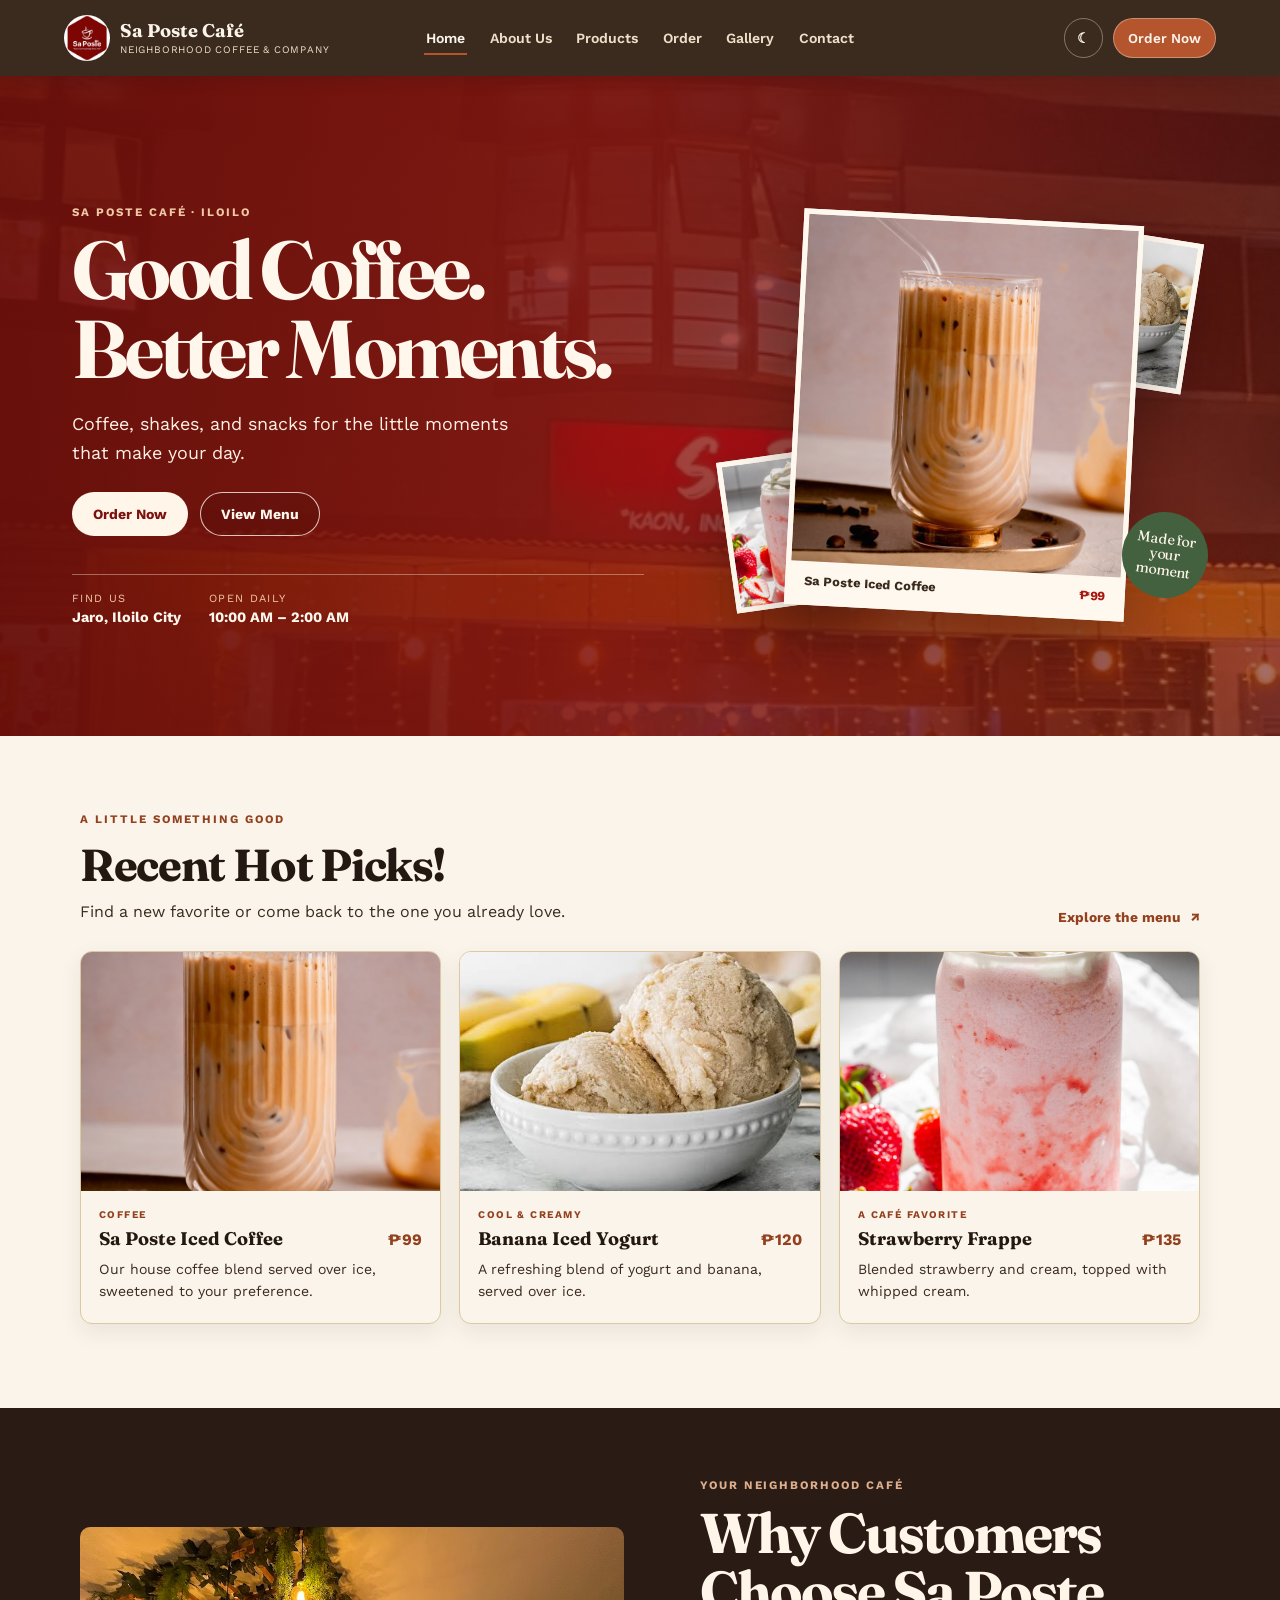
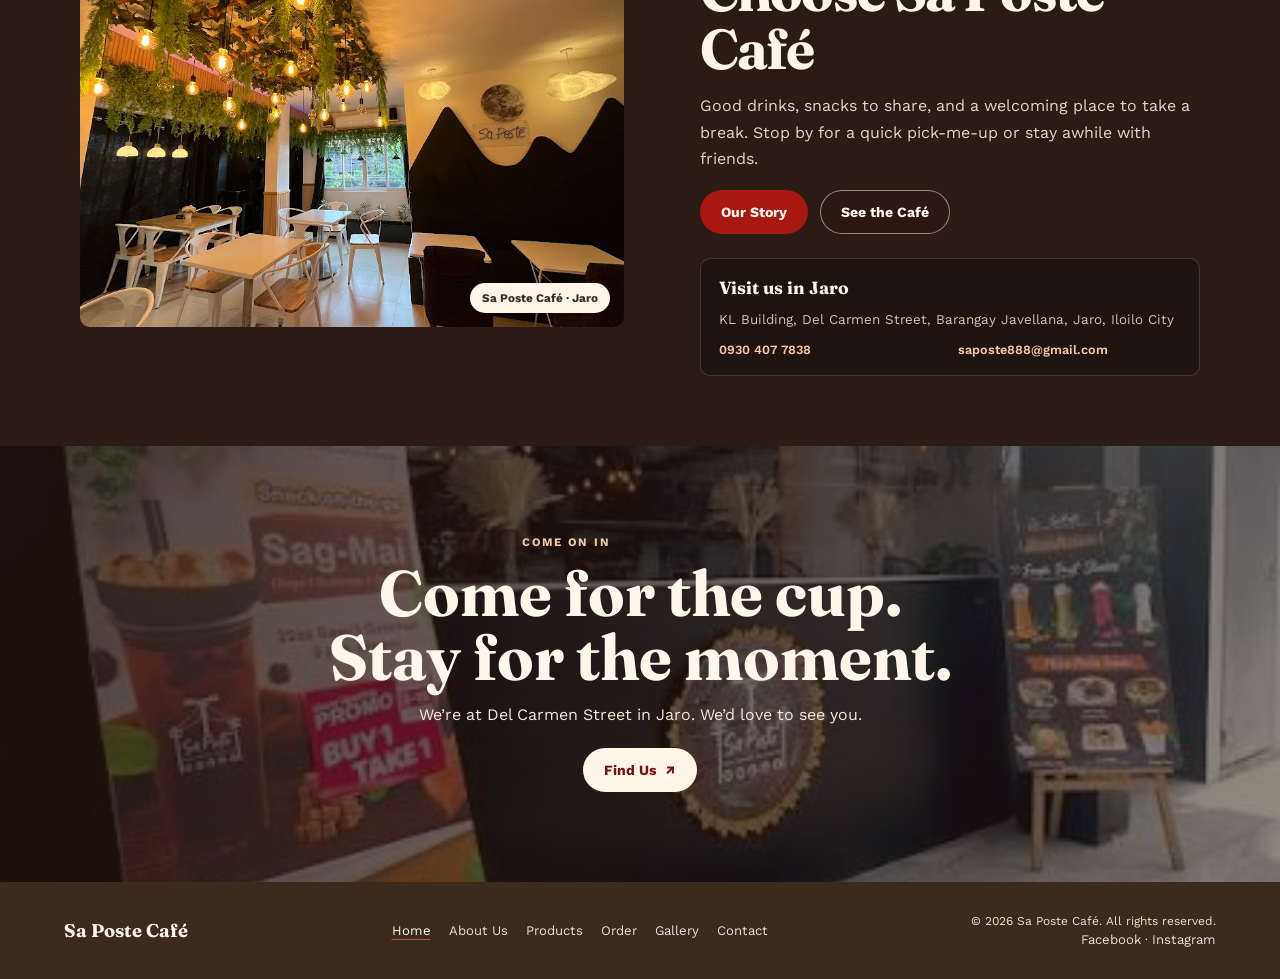
<file: index.html>
<!DOCTYPE html>
<html lang="en">
<head>
    <meta charset="UTF-8">
    <meta name="viewport" content="width=device-width, initial-scale=1.0">
    <meta name="theme-color" content="#FAF4EA">
    <title>Sa Poste Café | Good Coffee. Better Moments.</title>
    <link rel="preconnect" href="https://fonts.googleapis.com">
    <link rel="preconnect" href="https://fonts.gstatic.com" crossorigin>
    <link href="https://fonts.googleapis.com/css2?family=Fraunces:opsz,wght@9..144,400;9..144,700;9..144,900&family=Work+Sans:wght@400;500;600;700&display=swap" rel="stylesheet">
    <link rel="stylesheet" href="./CSS/style.css">
    <link rel="stylesheet" href="./CSS/navigation.css">
    <script src="./js/script.js" defer></script>
</head>
<body class="home-page">
    <header class="site-header home-site-header">
        <div class="site-header-inner">
            <a class="site-brand" href="index.html" aria-label="Sa Poste Café home">
                <img src="./Images/SaPosteCafeLogo.jpg" alt="">
                <span class="site-brand-copy"><strong>Sa Poste Café</strong><small>Neighborhood Coffee &amp; Company</small></span>
            </a>
            <button class="site-menu-toggle" type="button" aria-expanded="false" aria-controls="site-navigation" aria-label="Open navigation menu">
                <span class="site-menu-label">Menu</span><span aria-hidden="true">☰</span>
            </button>
            <nav class="site-nav" id="site-navigation" aria-label="Main navigation">
                <ul class="site-nav-list">
                    <li><a href="index.html" aria-current="page">Home</a></li>
                    <li><a href="about.html">About Us</a></li>
                    <li><a href="products.html">Products</a></li>
                    <li><a href="order.html">Order</a></li>
                    <li><a href="gallery.html">Gallery</a></li>
                    <li><a href="contact.html">Contact</a></li>
                </ul>
            </nav>
            <div class="site-header-actions">
                <button class="site-theme-toggle" type="button" aria-label="Switch to dark theme" aria-pressed="false"><span aria-hidden="true">☾</span></button>
                <a href="order.html">Order Now</a>
            </div>
        </div>
    </header>

    <main>
        <section class="home-hero" aria-labelledby="home-title">
            <img class="home-hero-background" src="./Images/gallery1.jpeg" alt="">
            <div class="home-hero-inner">
                <div class="home-hero-copy">
                    <p class="home-eyebrow">Sa Poste Café · Iloilo</p>
                    <h1 id="home-title">Good Coffee.<br>Better Moments.</h1>
                    <p>Coffee, shakes, and snacks for the little moments that make your day.</p>
                    <div class="home-hero-actions">
                        <a class="home-button home-button-primary" href="order.html">Order Now</a>
                        <a class="home-button home-button-outline" href="products.html">View Menu</a>
                    </div>
                    <div class="home-hero-facts" aria-label="Sa Poste Café Jaro information">
                        <div><span>Find us</span><strong>Jaro, Iloilo City</strong></div>
                        <div><span>Open daily</span><strong>10:00 AM – 2:00 AM</strong></div>
                    </div>
                </div>

                <div class="home-hero-showcase" aria-label="Sa Poste Café favorites">
                    <figure class="home-drink-card home-drink-main">
                        <img src="./Images/iced-coffee.jpeg" alt="Sa Poste iced coffee">
                        <figcaption><span>Sa Poste Iced Coffee</span><strong>₱99</strong></figcaption>
                    </figure>
                    <figure class="home-drink-card home-drink-side home-drink-yogurt">
                        <img src="./Images/BananicedYogurt.jfif" alt="Banana iced yogurt">
                    </figure>
                    <figure class="home-drink-card home-drink-side home-drink-frappe">
                        <img src="./Images/strawberry-frappe.jpg" alt="Strawberry frappe">
                    </figure>
                    <span class="home-showcase-sticker" aria-hidden="true">Made for<br>your moment</span>
                </div>
            </div>
        </section>

        <section class="home-picks" id="home-picks" aria-labelledby="home-picks-title">
            <div class="home-section-inner">
                <div class="home-section-heading">
                    <div>
                        <p class="home-eyebrow home-eyebrow-red">A LITTLE SOMETHING GOOD</p>
                        <h2 id="home-picks-title">Recent Hot Picks!</h2>
                        <p>Find a new favorite or come back to the one you already love.</p>
                    </div>
                    <a class="home-text-link" href="products.html">Explore the menu <span aria-hidden="true">↗</span></a>
                </div>

                <div class="home-pick-grid">
                    <article class="home-pick-card">
                        <a class="home-pick-image" href="products.html" aria-label="See Sa Poste Iced Coffee on the menu">
                            <img src="./Images/iced-coffee.jpeg" alt="">
                        </a>
                        <div class="home-pick-info">
                            <p class="home-pick-category">COFFEE</p>
                            <div class="home-pick-title"><h3>Sa Poste Iced Coffee</h3><strong>₱99</strong></div>
                            <p>Our house coffee blend served over ice, sweetened to your preference.</p>
                        </div>
                    </article>

                    <article class="home-pick-card">
                        <a class="home-pick-image" href="products.html" aria-label="See Banana Iced Yogurt on the menu">
                            <img src="./Images/BananicedYogurt.jfif" alt="">
                        </a>
                        <div class="home-pick-info">
                            <p class="home-pick-category">COOL &amp; CREAMY</p>
                            <div class="home-pick-title"><h3>Banana Iced Yogurt</h3><strong>₱120</strong></div>
                            <p>A refreshing blend of yogurt and banana, served over ice.</p>
                        </div>
                    </article>

                    <article class="home-pick-card">
                        <a class="home-pick-image" href="products.html" aria-label="See Strawberry Frappe on the menu">
                            <img src="./Images/strawberry-frappe.jpg" alt="">
                        </a>
                        <div class="home-pick-info">
                            <p class="home-pick-category">A CAFÉ FAVORITE</p>
                            <div class="home-pick-title"><h3>Strawberry Frappe</h3><strong>₱135</strong></div>
                            <p>Blended strawberry and cream, topped with whipped cream.</p>
                        </div>
                    </article>
                </div>
            </div>
        </section>

        <section class="home-story" aria-labelledby="home-story-title">
            <div class="home-story-inner">
                <div class="home-story-photo">
                    <img src="./Images/gallery2.jpeg" alt="Inside the Sa Poste Café Jaro location">
                    <span>Sa Poste Café · Jaro</span>
                </div>
                <div class="home-story-copy">
                    <p class="home-eyebrow">YOUR NEIGHBORHOOD CAFÉ</p>
                    <h2 id="home-story-title">Why Customers Choose Sa Poste Café</h2>
                    <p>Good drinks, snacks to share, and a welcoming place to take a break. Stop by for a quick pick-me-up or stay awhile with friends.</p>
                    <div class="home-story-links">
                        <a class="home-button home-button-primary" href="about.html">Our Story</a>
                        <a class="home-button home-button-outline" href="gallery.html">See the Café</a>
                    </div>
                    <div class="home-contact-card">
                        <h3>Visit us in Jaro</h3>
                        <p>KL Building, Del Carmen Street, Barangay Javellana, Jaro, Iloilo City</p>
                        <a href="tel:+639304077838">0930 407 7838</a>
                        <a href="mailto:saposte888@gmail.com">saposte888@gmail.com</a>
                    </div>
                </div>
            </div>
        </section>

        <section class="home-visit" aria-labelledby="home-visit-title">
            <img src="./Images/SaPosteFrontPic.jpeg" alt="">
            <div class="home-visit-content">
                <p class="home-eyebrow">COME ON IN</p>
                <h2 id="home-visit-title">Come for the cup.<br>Stay for the moment.</h2>
                <p>We’re at Del Carmen Street in Jaro. We’d love to see you.</p>
                <a class="home-button home-button-light" href="contact.html">Find Us <span aria-hidden="true">↗</span></a>
            </div>
        </section>
    </main>

    <footer class="site-footer">
        <div class="site-footer-inner">
            <a class="site-footer-brand" href="index.html">Sa Poste Café</a>
            <nav aria-label="Footer navigation">
                <a href="index.html" aria-current="page">Home</a>
                <a href="about.html">About Us</a>
                <a href="products.html">Products</a>
                <a href="order.html">Order</a>
                <a href="gallery.html">Gallery</a>
                <a href="contact.html">Contact</a>
            </nav>
            <div class="site-footer-meta">
                <p>© 2026 Sa Poste Café. All rights reserved.</p>
                <p><a href="https://www.facebook.com/SaPostengapangabuhi/">Facebook</a> · <a href="https://www.instagram.com/saposte.iloilo">Instagram</a></p>
            </div>
        </div>
    </footer>
</body>
</html>
</file>
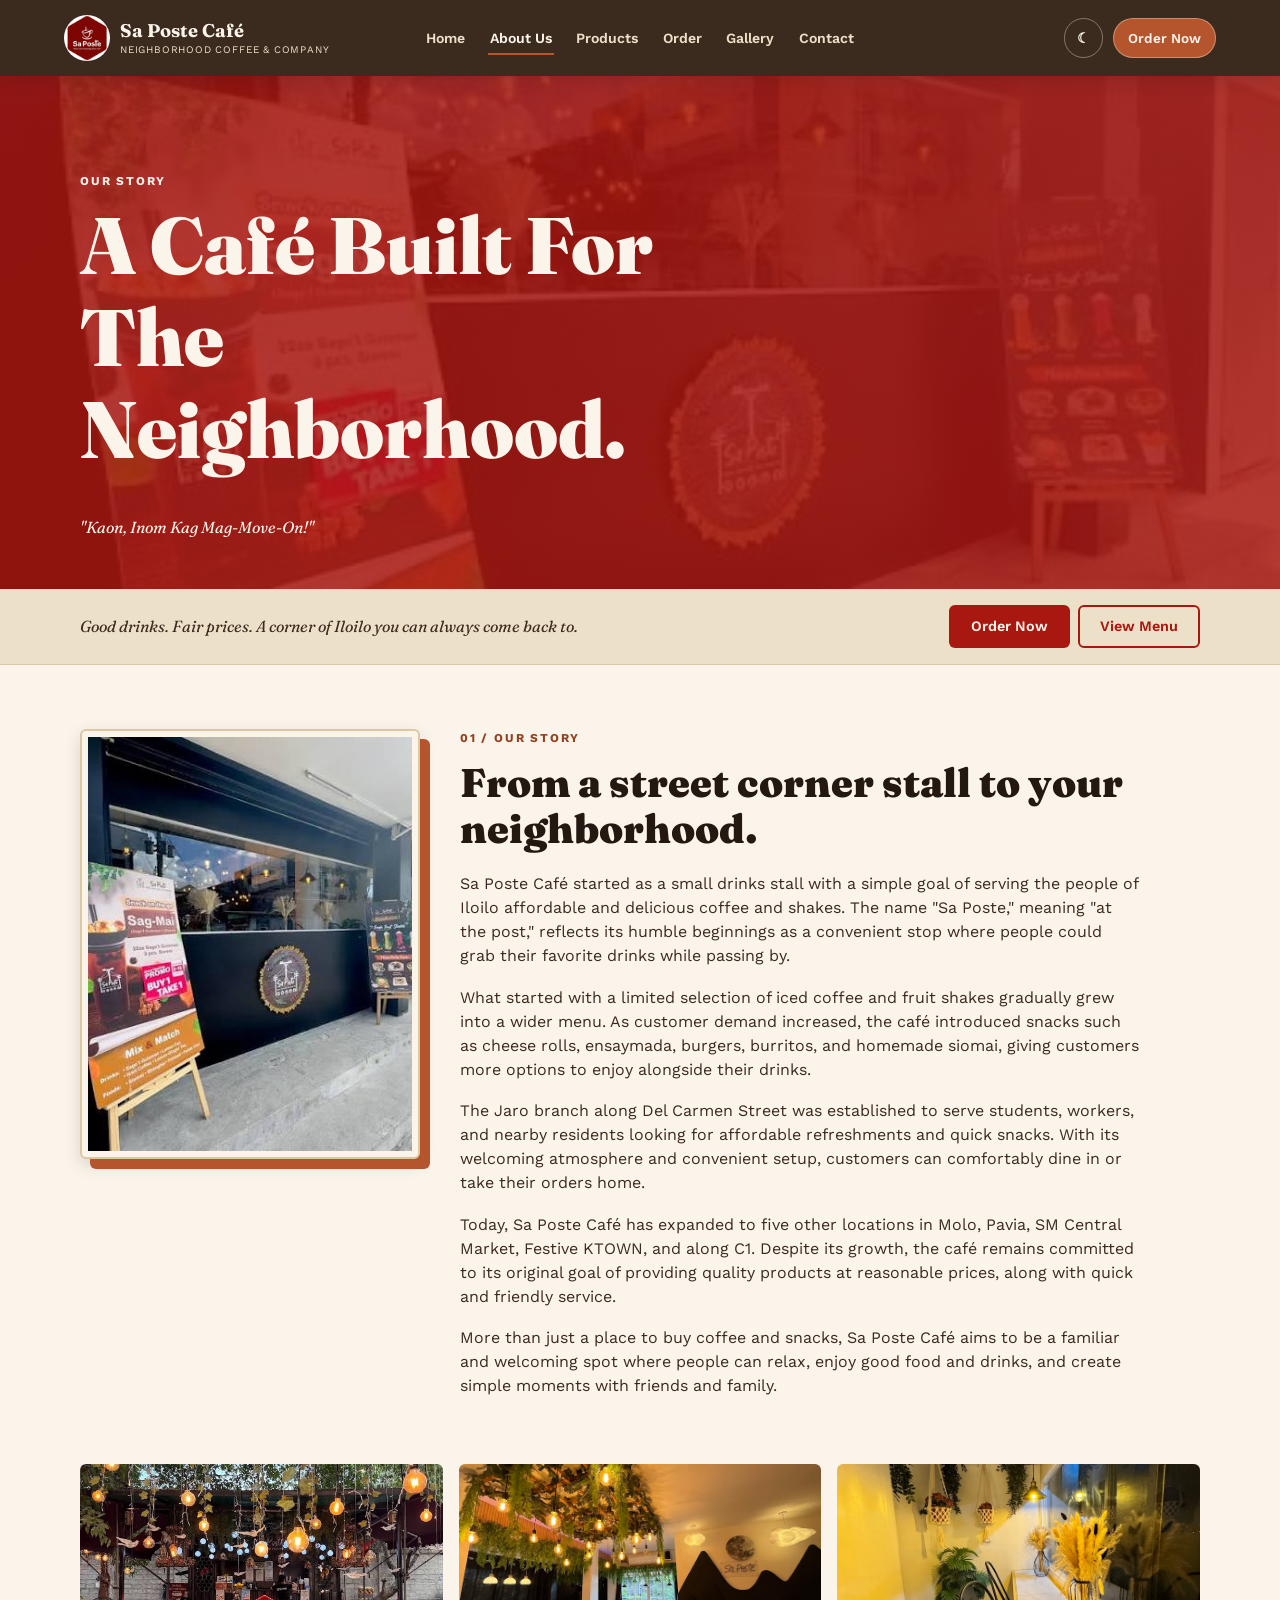
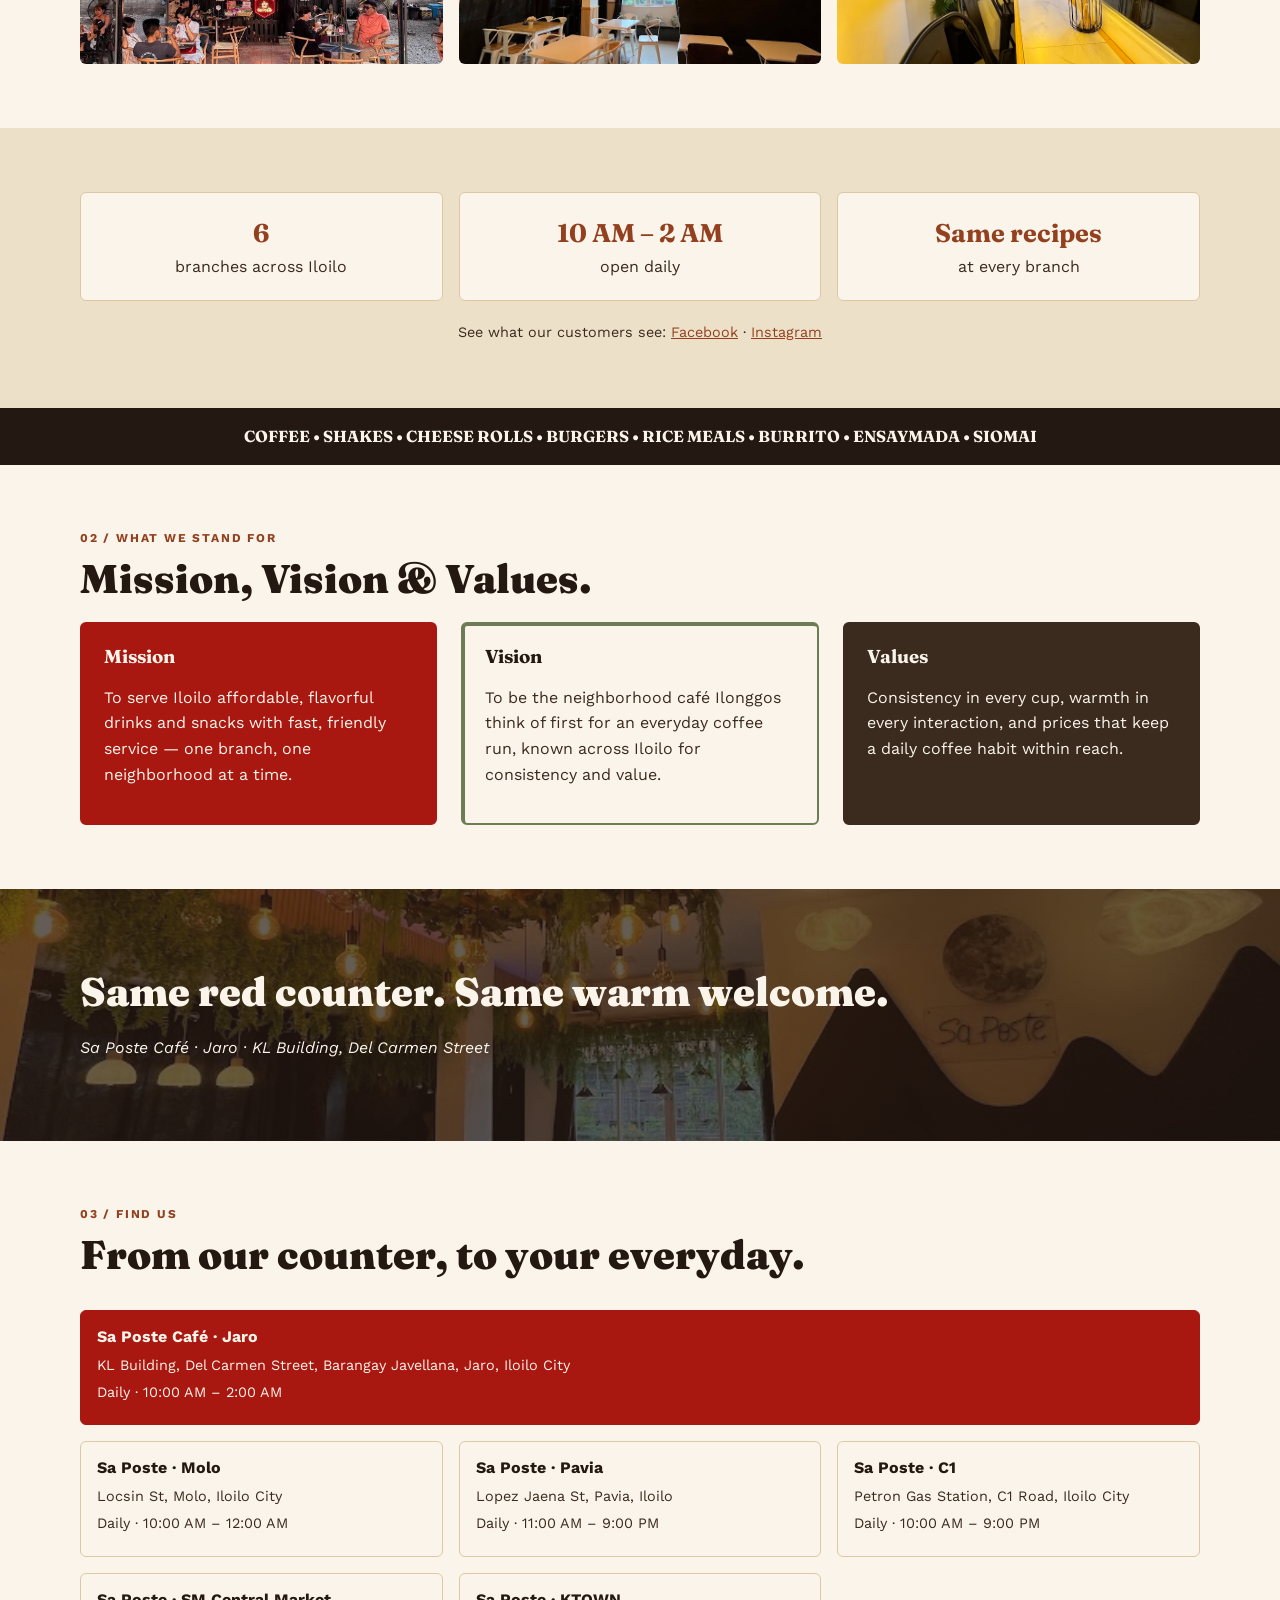
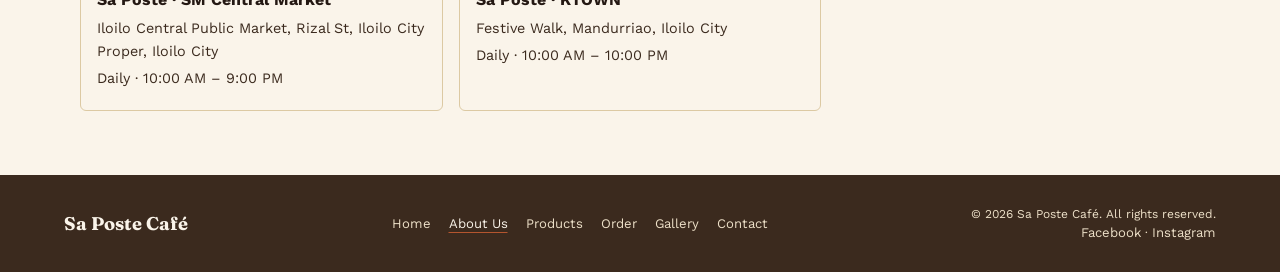
<file: about.html>
<!DOCTYPE html>
<html lang="en">
<head>
    <meta charset="UTF-8">
    <meta name="viewport" content="width=device-width, initial-scale=1.0">
    <title>Sa Poste Cafe | About Us</title>
    <link rel="preconnect" href="https://fonts.googleapis.com">
    <link rel="preconnect" href="https://fonts.gstatic.com" crossorigin>
    <link href="https://fonts.googleapis.com/css2?family=Fraunces:opsz,wght@9..144,400;9..144,700;9..144,900&family=Work+Sans:wght@400;500;600;700&display=swap" rel="stylesheet">
    <link rel="stylesheet" href="./CSS/style.css">
    <link rel="stylesheet" href="./CSS/navigation.css">
    <link rel="stylesheet" href="./CSS/about-gallery.css">
    <script src="./js/script.js" defer></script>
</head>
<body class="about-page">
    <header class="site-header">
        <div class="site-header-inner">
            <a class="site-brand" href="index.html">
                <img src="./Images/SaPosteCafeLogo.jpg" alt="">
                <span class="site-brand-copy"><strong>Sa Poste Café</strong><small>Neighborhood Coffee &amp; Company</small></span>
            </a>
            <button class="site-menu-toggle" type="button" aria-expanded="false" aria-controls="site-navigation" aria-label="Open navigation menu">
                <span class="site-menu-label">Menu</span><span aria-hidden="true">☰</span>
            </button>
            <nav class="site-nav" id="site-navigation" aria-label="Main navigation">
                <ul class="site-nav-list">
                    <li><a href="index.html">Home</a></li>
                    <li><a href="about.html" aria-current="page">About Us</a></li>
                    <li><a href="products.html">Products</a></li>
                    <li><a href="order.html">Order</a></li>
                    <li><a href="gallery.html">Gallery</a></li>
                    <li><a href="contact.html">Contact</a></li>
                </ul>
            </nav>
            <div class="site-header-actions">
                <button class="site-theme-toggle" type="button" aria-label="Switch to dark theme" aria-pressed="false"><span aria-hidden="true">☾</span></button>
                <a href="order.html">Order Now</a>
            </div>
        </div>
    </header>

        <main>
            <section class="about-hero">
                <div class="wrap">
                    <p class="eyebrow">Our Story</p>
                    <h1>A Café Built For The Neighborhood.</h1>
                    <p class="slogan">"Kaon, Inom Kag Mag-Move-On!"</p>
                </div>
            </section>

            <section class="about-tagline">
                <div class="wrap about-tagline-inner">
                    <p>Good drinks. Fair prices. A corner of Iloilo you can always come back to.</p>
                    <div>
                        <a class="button button-red" href="order.html">Order Now</a>
                        <a class="button button-outline" href="products.html">View Menu</a>
                    </div>
                </div>
            </section>

            <section class="section-dimensions">
                <div class="wrap about-design1">
                    <img src="./Images/SaPosteFrontPic.jpeg" alt="Sa Poste Cafe storefront">
                    <div class="about-design2">
                        <p class="eyebrow">01 / Our Story</p>
                        <h2>From a street corner stall to your neighborhood.</h2>
                        <p>Sa Poste Café started as a small drinks stall with a simple goal of serving the people of Iloilo affordable and delicious coffee and shakes. The name "Sa Poste," meaning "at the post," reflects its humble beginnings as a convenient stop where people could grab their favorite drinks while passing by.</p>
                        <p>What started with a limited selection of iced coffee and fruit shakes gradually grew into a wider menu. As customer demand increased, the café introduced snacks such as cheese rolls, ensaymada, burgers, burritos, and homemade siomai, giving customers more options to enjoy alongside their drinks.</p>
                        <p>The Jaro branch along Del Carmen Street was established to serve students, workers, and nearby residents looking for affordable refreshments and quick snacks. With its welcoming atmosphere and convenient setup, customers can comfortably dine in or take their orders home.</p>
                        <p>Today, Sa Poste Café has expanded to five other locations in Molo, Pavia, SM Central Market, Festive KTOWN, and along C1. Despite its growth, the café remains committed to its original goal of providing quality products at reasonable prices, along with quick and friendly service.</p>
                        <p>More than just a place to buy coffee and snacks, Sa Poste Café aims to be a familiar and welcoming spot where people can relax, enjoy good food and drinks, and create simple moments with friends and family.</p>
                    </div>
                </div>

                <div class="wrap about-photos">
                    <img src="./Images/gallery-outdoor.png" alt="Outdoor café seating beneath hanging lights" width="360" height="200" loading="lazy">
                    <img src="./Images/gallery2.jpeg" alt="Interior" width="360" height="200" loading="lazy">
                    <img src="./Images/gallery4.jpeg" alt="Cozy corner seating" width="360" height="200" loading="lazy">
                </div>
            </section>

            <section class="section-dimensions section-dimensions-tan">
                <div class="wrap">
                    <div class="about-facts">
                        <div class="fact"><strong>6</strong><span>branches across Iloilo</span></div>
                        <div class="fact"><strong>10 AM – 2 AM</strong><span>open daily</span></div>
                        <div class="fact"><strong>Same recipes</strong><span>at every branch</span></div>
                    </div>
                    <p class="facts-note">See what our customers see: <a href="https://www.facebook.com/SaPostengapangabuhi/">Facebook</a> · <a href="https://www.instagram.com/saposte.iloilo">Instagram</a></p>
                </div>
            </section>

            <section class="strip">
                <p>Coffee • Shakes • Cheese Rolls • Burgers • Rice Meals • Burrito • Ensaymada • Siomai</p>
            </section>

            <section class="section-dimensions">
                <div class="wrap">
                    <p class="eyebrow">02 / What We Stand For</p>
                    <h2 class="about-heading">Mission, Vision &amp; Values.</h2>
                    <div class="about-grid">
                        <div class="about-mvv">
                            <h3>Mission</h3>
                            <p>To serve Iloilo affordable, flavorful drinks and snacks with fast, friendly service — one branch, one neighborhood at a time.</p>
                        </div>

                        <div class="about-mvv">
                            <h3>Vision</h3>
                            <p>To be the neighborhood café Ilonggos think of first for an everyday coffee run, known across Iloilo for consistency and value.</p>
                        </div>

                        <div class="about-mvv">
                            <h3>Values</h3>
                            <p>Consistency in every cup, warmth in every interaction, and prices that keep a daily coffee habit within reach.</p>
                        </div>
                    </div>
                </div>
            </section>

            <section class="photo-banner">
                <div class="wrap">
                    <h2>Same red counter. Same warm welcome.</h2>
                    <p>Sa Poste Café · Jaro · KL Building, Del Carmen Street</p>
                </div>
            </section>

            <section class="section-dimensions">
                <div class="wrap">
                    <p class="eyebrow">03 / Find Us</p>
                    <h2 class="about-heading">From our counter, to your everyday.</h2>

                    <div class="locations">
                        <div class="location location-main">
                            <h3>Sa Poste Café · Jaro</h3>
                            <p>KL Building, Del Carmen Street, Barangay Javellana, Jaro, Iloilo City</p>
                            <p>Daily · 10:00 AM – 2:00 AM</p>
                        </div>

                        <div class="location">
                            <h3>Sa Poste · Molo</h3>
                            <p>Locsin St, Molo, Iloilo City</p>
                            <p>Daily · 10:00 AM – 12:00 AM</p>
                        </div>

                        <div class="location">
                            <h3>Sa Poste · Pavia</h3>
                            <p>Lopez Jaena St, Pavia, Iloilo</p>
                            <p>Daily · 11:00 AM – 9:00 PM</p>
                        </div>

                        <div class="location">
                            <h3>Sa Poste · C1</h3>
                            <p>Petron Gas Station, C1 Road, Iloilo City</p>
                            <p>Daily · 10:00 AM – 9:00 PM</p>
                        </div>
                        <div class="location">
                            <h3>Sa Poste · SM Central Market</h3>
                            <p>Iloilo Central Public Market, Rizal St, Iloilo City Proper, Iloilo City</p>
                            <p>Daily · 10:00 AM – 9:00 PM</p>
                        </div>
                        <div class="location">
                            <h3>Sa Poste · KTOWN</h3>
                            <p>Festive Walk, Mandurriao, Iloilo City</p>
                            <p>Daily · 10:00 AM – 10:00 PM</p>
                        </div>
                    </div>
                </div>
            </section>
        </main>

        <footer class="site-footer">
            <div class="site-footer-inner">
                <a class="site-footer-brand" href="index.html">Sa Poste Café</a>
                <nav aria-label="Footer navigation">
                    <a href="index.html">Home</a>
                    <a href="about.html" aria-current="page">About Us</a>
                    <a href="products.html">Products</a>
                    <a href="order.html">Order</a>
                    <a href="gallery.html">Gallery</a>
                    <a href="contact.html">Contact</a>
                </nav>
                <div class="site-footer-meta">
                    <p>© 2026 Sa Poste Café. All rights reserved.</p>
                    <p><a href="https://www.facebook.com/SaPostengapangabuhi/">Facebook</a> · <a href="https://www.instagram.com/saposte.iloilo">Instagram</a></p>
                </div>
            </div>
        </footer>
    </body>
</html>
</file>
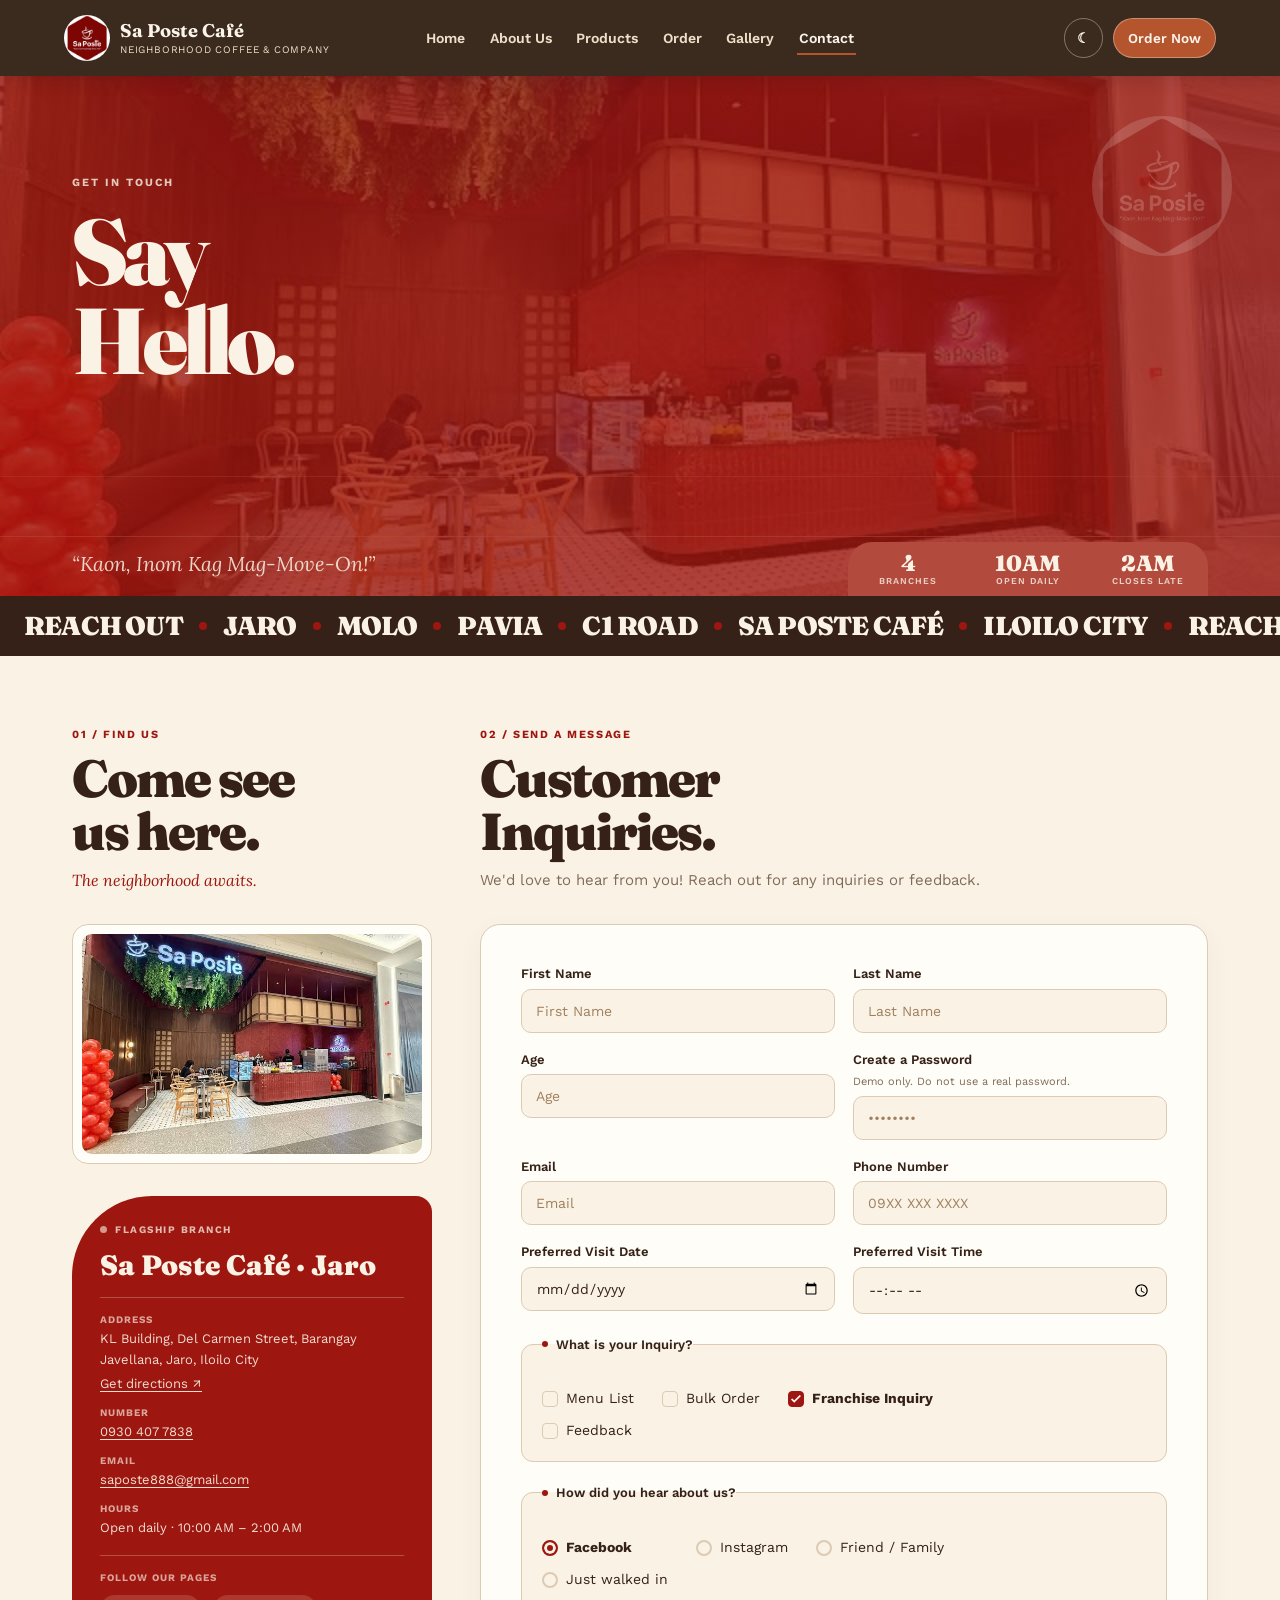
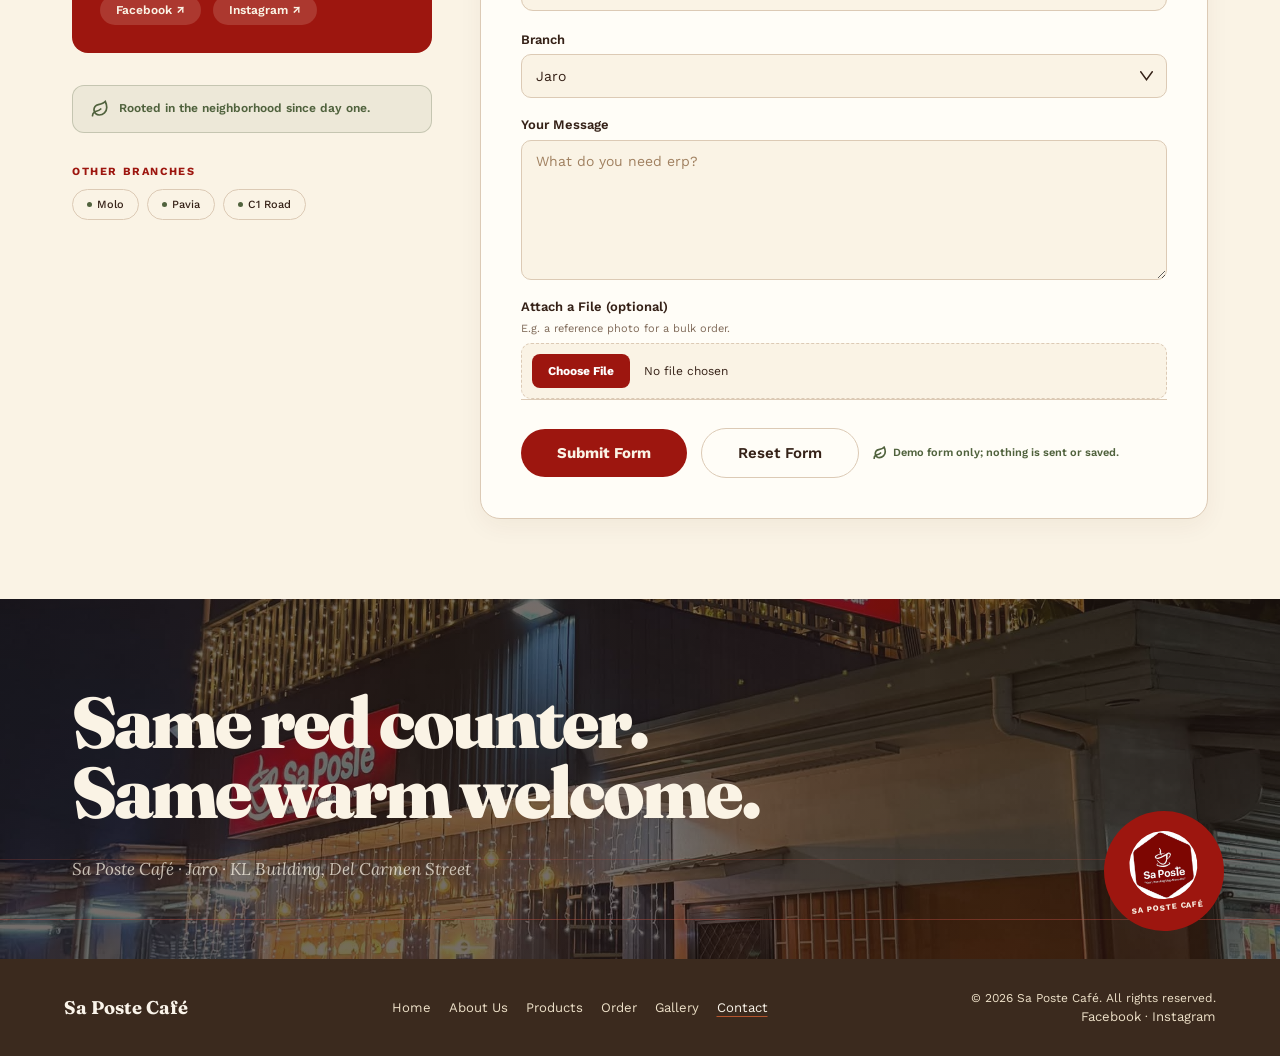
<file: contact.html>
<!DOCTYPE html>
<html lang="en">
<head>
    <meta charset="UTF-8">
    <meta name="viewport" content="width=device-width, initial-scale=1.0">
    <title>Contact | Sa Poste Café</title>
    <link rel="preconnect" href="https://fonts.googleapis.com">
    <link rel="preconnect" href="https://fonts.gstatic.com" crossorigin>
    <link href="https://fonts.googleapis.com/css2?family=Fraunces:opsz,wght@9..144,400;9..144,700;9..144,900&family=Inter:wght@400;500;600;700&family=Work+Sans:wght@400;500;600;700&family=Lora:ital@1&display=swap" rel="stylesheet">
    <link rel="stylesheet" href="./CSS/style.css">
    <link rel="stylesheet" href="./CSS/contact.css">
    <link rel="stylesheet" href="./CSS/navigation.css">
    <script src="./js/script.js" defer></script>
</head>
<body>
    <header class="site-header">
        <div class="site-header-inner">
            <a class="site-brand" href="index.html">
                <img src="./Images/SaPosteCafeLogo.jpg" alt="">
                <span class="site-brand-copy"><strong>Sa Poste Café</strong><small>Neighborhood Coffee &amp; Company</small></span>
            </a>
            <button class="site-menu-toggle" type="button" aria-expanded="false" aria-controls="site-navigation" aria-label="Open navigation menu">
                <span class="site-menu-label">Menu</span><span aria-hidden="true">☰</span>
            </button>
            <nav class="site-nav" id="site-navigation" aria-label="Main navigation">
                <ul class="site-nav-list">
                    <li><a href="index.html">Home</a></li>
                    <li><a href="about.html">About Us</a></li>
                    <li><a href="products.html">Products</a></li>
                    <li><a href="order.html">Order</a></li>
                    <li><a href="gallery.html">Gallery</a></li>
                    <li><a href="contact.html" aria-current="page">Contact</a></li>
                </ul>
            </nav>
            <div class="site-header-actions">
                <button class="site-theme-toggle" type="button" aria-label="Switch to dark theme" aria-pressed="false"><span aria-hidden="true">☾</span></button>
                <a href="order.html">Order Now</a>
            </div>
        </div>
    </header>

        <section class="contact-hero" aria-labelledby="hero-title">
            <div class="hero-copy">
                <p class="hero-eyebrow">GET IN TOUCH</p>
                <h1 id="hero-title">Say<br>Hello.</h1>
                <p class="hero-tagline">“Kaon, Inom Kag Mag-Move-On!”</p>
            </div>
            <div class="hero-facts" aria-label="Sa Poste Café facts">
                <div class="hero-fact">
                    <strong>4</strong>
                    <span>BRANCHES</span>
                </div>
                <div class="hero-fact">
                    <strong>10AM</strong>
                    <span>OPEN DAILY</span>
                </div>
                <div class="hero-fact">
                    <strong>2AM</strong>
                    <span>CLOSES LATE</span>
                </div>
            </div>
        </section>

        <div class="marquee-band" aria-label="Sa Poste Café locations">
            <div class="marquee-content">
                <span>REACH OUT</span><img src="./Images/contact/marquee-dot.svg" alt="">
                <span>JARO</span><img src="./Images/contact/marquee-dot.svg" alt="">
                <span>MOLO</span><img src="./Images/contact/marquee-dot.svg" alt="">
                <span>PAVIA</span><img src="./Images/contact/marquee-dot.svg" alt="">
                <span>C1 ROAD</span><img src="./Images/contact/marquee-dot.svg" alt="">
                <span>SA POSTE CAFÉ</span><img src="./Images/contact/marquee-dot.svg" alt="">
                <span>ILOILO CITY</span><img src="./Images/contact/marquee-dot.svg" alt="">
                <span>REACH OUT</span><img src="./Images/contact/marquee-dot.svg" alt="">
                <span>JARO</span>
            </div>
        </div>

    <main>
        <section class="contact-main" aria-label="Find us and send a message">
            <div class="info-column">
                <div class="section-heading">
                    <p class="section-kicker">01 / FIND US</p>
                    <h2>Come see<br>us here.</h2>
                    <p class="section-subtitle">The neighborhood awaits.</p>
                </div>

                <div class="storefront-postcard">
                    <img src="./Images/contact/storefront.png" alt="Sa Poste Café storefront">
                </div>

                <aside class="info-card" aria-labelledby="branch-title">
                    <p class="card-eyebrow"><img src="./Images/contact/branch-status.svg" alt=""> FLAGSHIP BRANCH</p>
                    <h3 id="branch-title">Sa Poste Café · Jaro</h3>
                    <div class="card-divider"></div>
                    <dl class="branch-details">
                        <div>
                            <dt>ADDRESS</dt>
                            <dd>KL Building, Del Carmen Street, Barangay Javellana, Jaro, Iloilo City</dd>
                            <dd><a href="https://www.google.com/maps/search/?api=1&amp;query=KL+Building%2C+Del+Carmen+Street%2C+Barangay+Javellana%2C+Jaro%2C+Iloilo+City" target="_blank" rel="noopener noreferrer">Get directions ↗</a></dd>
                        </div>
                        <div>
                            <dt>NUMBER</dt>
                            <dd><a href="tel:+639304077838">0930 407 7838</a></dd>
                        </div>
                        <div>
                            <dt>EMAIL</dt>
                            <dd><a href="mailto:saposte888@gmail.com">saposte888@gmail.com</a></dd>
                        </div>
                        <div>
                            <dt>HOURS</dt>
                            <dd>Open daily · 10:00 AM – 2:00 AM</dd>
                        </div>
                    </dl>
                    <div class="card-divider"></div>
                    <div class="social-links">
                        <p>FOLLOW OUR PAGES</p>
                        <div>
                            <a href="https://www.facebook.com/SaPostengapangabuhi/" target="_blank" rel="noopener noreferrer">Facebook ↗</a>
                            <a href="https://www.instagram.com/saposte.iloilo" target="_blank" rel="noopener noreferrer">Instagram ↗</a>
                        </div>
                    </div>
                </aside>

                <div class="neighborhood-note">
                    <img src="./Images/contact/directions-leaf.svg" alt="">
                    <p>Rooted in the neighborhood since day one.</p>
                </div>

                <div class="other-branches">
                    <p class="section-kicker">OTHER BRANCHES</p>
                    <ul>
                        <li><img src="./Images/contact/branch-dot.svg" alt="">Molo</li>
                        <li><img src="./Images/contact/branch-dot.svg" alt="">Pavia</li>
                        <li><img src="./Images/contact/branch-dot.svg" alt="">C1 Road</li>
                    </ul>
                </div>
            </div>

            <div class="form-column">
                <div class="section-heading form-heading">
                    <p class="section-kicker">02 / SEND A MESSAGE</p>
                    <h2>Customer<br>Inquiries.</h2>
                    <p>We'd love to hear from you! Reach out for any inquiries or feedback.</p>
                </div>

                <form class="contact-form" id="contact-form" novalidate>
                    <div class="form-row">
                        <div class="contact-field">
                            <label for="firstname">First Name</label>
                            <input id="firstname" name="firstname" type="text" autocomplete="given-name" placeholder="First Name" minlength="2" required aria-describedby="firstname-error">
                            <span class="field-error" id="firstname-error" hidden></span>
                        </div>
                        <div class="contact-field">
                            <label for="lastname">Last Name</label>
                            <input id="lastname" name="lastname" type="text" autocomplete="family-name" placeholder="Last Name" minlength="2" required aria-describedby="lastname-error">
                            <span class="field-error" id="lastname-error" hidden></span>
                        </div>
                    </div>

                    <div class="form-row">
                        <div class="contact-field">
                            <label for="age">Age</label>
                            <input id="age" name="age" type="number" inputmode="numeric" min="13" max="120" placeholder="Age" aria-describedby="age-error">
                            <span class="field-error" id="age-error" hidden></span>
                        </div>
                        <div class="contact-field">
                            <label for="password">Create a Password</label>
                            <small class="field-hint">Demo only. Do not use a real password.</small>
                            <input id="password" name="password" type="password" autocomplete="new-password" minlength="8" placeholder="••••••••" aria-describedby="password-error">
                            <span class="field-error" id="password-error" hidden></span>
                        </div>
                    </div>

                    <div class="form-row">
                        <div class="contact-field">
                            <label for="email">Email</label>
                            <input id="email" name="email" type="email" autocomplete="email" placeholder="Email" required aria-describedby="email-error">
                            <span class="field-error" id="email-error" hidden></span>
                        </div>
                        <div class="contact-field">
                            <label for="number">Phone Number</label>
                            <input id="number" name="number" type="tel" autocomplete="tel" inputmode="tel" placeholder="09XX XXX XXXX" aria-describedby="number-error">
                            <span class="field-error" id="number-error" hidden></span>
                        </div>
                    </div>

                    <div class="form-row">
                        <div class="contact-field">
                            <label for="visit-date">Preferred Visit Date</label>
                            <input id="visit-date" name="visit-date" type="date" aria-describedby="visit-date-error">
                            <span class="field-error" id="visit-date-error" hidden></span>
                        </div>
                        <div class="contact-field">
                            <label for="visit-time">Preferred Visit Time</label>
                            <input id="visit-time" name="visit-time" type="time" aria-describedby="visit-time-error">
                            <span class="field-error" id="visit-time-error" hidden></span>
                        </div>
                    </div>

                    <fieldset class="choice-fieldset" aria-describedby="inquiry-error">
                        <legend><img src="./Images/contact/fieldset-dot.svg" alt="">What is your Inquiry?<span class="sr-only"> Required.</span></legend>
                        <div class="choice-list inquiry-options">
                            <label><input type="checkbox" name="inquiry" value="menu"><span>Menu List</span></label>
                            <label><input type="checkbox" name="inquiry" value="bulk-order"><span>Bulk Order</span></label>
                            <label><input type="checkbox" name="inquiry" value="franchise" checked><span>Franchise Inquiry</span></label>
                            <label><input type="checkbox" name="inquiry" value="feedback"><span>Feedback</span></label>
                        </div>
                        <span class="field-error" id="inquiry-error" hidden></span>
                    </fieldset>

                    <fieldset class="choice-fieldset" aria-describedby="source-error">
                        <legend><img src="./Images/contact/fieldset-dot.svg" alt="">How did you hear about us?</legend>
                        <div class="choice-list source-options">
                            <label><input type="radio" name="source" value="facebook" checked><span>Facebook</span></label>
                            <label><input type="radio" name="source" value="instagram"><span>Instagram</span></label>
                            <label><input type="radio" name="source" value="friend"><span>Friend / Family</span></label>
                            <label><input type="radio" name="source" value="walkin"><span>Just walked in</span></label>
                        </div>
                        <span class="field-error" id="source-error" hidden></span>
                    </fieldset>

                    <div class="contact-field branch-field">
                        <label for="branch">Branch</label>
                        <div class="select-control">
                            <select id="branch" name="branch">
                                <option value="jaro">Jaro</option>
                                <option value="molo">Molo</option>
                                <option value="pavia">Pavia</option>
                                <option value="c1">C1</option>
                            </select>
                            <img src="./Images/contact/chevron.svg" alt="" aria-hidden="true">
                        </div>
                    </div>

                    <div class="contact-field message-field">
                        <label for="message">Your Message</label>
                        <textarea id="message" name="message" placeholder="What do you need erp?" minlength="10" maxlength="1000" required aria-describedby="message-help message-error"></textarea>
                        <small class="field-hint sr-only" id="message-help">Please include at least 10 characters (up to 1,000).</small>
                        <span class="field-error" id="message-error" hidden></span>
                    </div>

                    <div class="contact-field file-field">
                        <label for="attachment">Attach a File (optional)</label>
                        <small class="field-hint">E.g. a reference photo for a bulk order.</small>
                        <input id="attachment" name="attachment" type="file" aria-describedby="attachment-help">
                        <span class="sr-only" id="attachment-help">Optional. This demonstration form does not upload or save attachments.</span>
                    </div>

                    <div class="form-divider"></div>
                    <div class="form-actions">
                        <button class="submit-button" type="submit">Submit Form</button>
                        <button class="reset-button" type="reset">Reset Form</button>
                        <p class="form-feedback" id="form-feedback" role="status" aria-live="polite"><img src="./Images/contact/success-leaf.svg" alt="">Demo form only; nothing is sent or saved.</p>
                    </div>
                </form>
            </div>
        </section>

        <section class="photo-banner" aria-label="Same red counter, same warm welcome">
            <div class="photo-banner-copy">
                <h2>Same red counter.<br>Same warm welcome.</h2>
                <p>Sa Poste Café · Jaro · KL Building, Del Carmen Street</p>
            </div>
            <div class="photo-seal" aria-hidden="true">
                <img src="./Images/order/cba26.png" alt="">
                <span>SA POSTE CAFÉ</span>
            </div>
        </section>
    </main>

    <footer class="site-footer">
        <div class="site-footer-inner">
            <a class="site-footer-brand" href="index.html">Sa Poste Café</a>
            <nav aria-label="Footer navigation">
                <a href="index.html">Home</a>
                <a href="about.html">About Us</a>
                <a href="products.html">Products</a>
                <a href="order.html">Order</a>
                <a href="gallery.html">Gallery</a>
                <a href="contact.html" aria-current="page">Contact</a>
            </nav>
            <div class="site-footer-meta">
                <p>© 2026 Sa Poste Café. All rights reserved.</p>
                <p><a href="https://www.facebook.com/SaPostengapangabuhi/">Facebook</a> · <a href="https://www.instagram.com/saposte.iloilo">Instagram</a></p>
            </div>
        </div>
    </footer>

    <script src="./js/contact.js"></script>
    <script src="./js/script.js"></script>
</body>
</html>
</file>
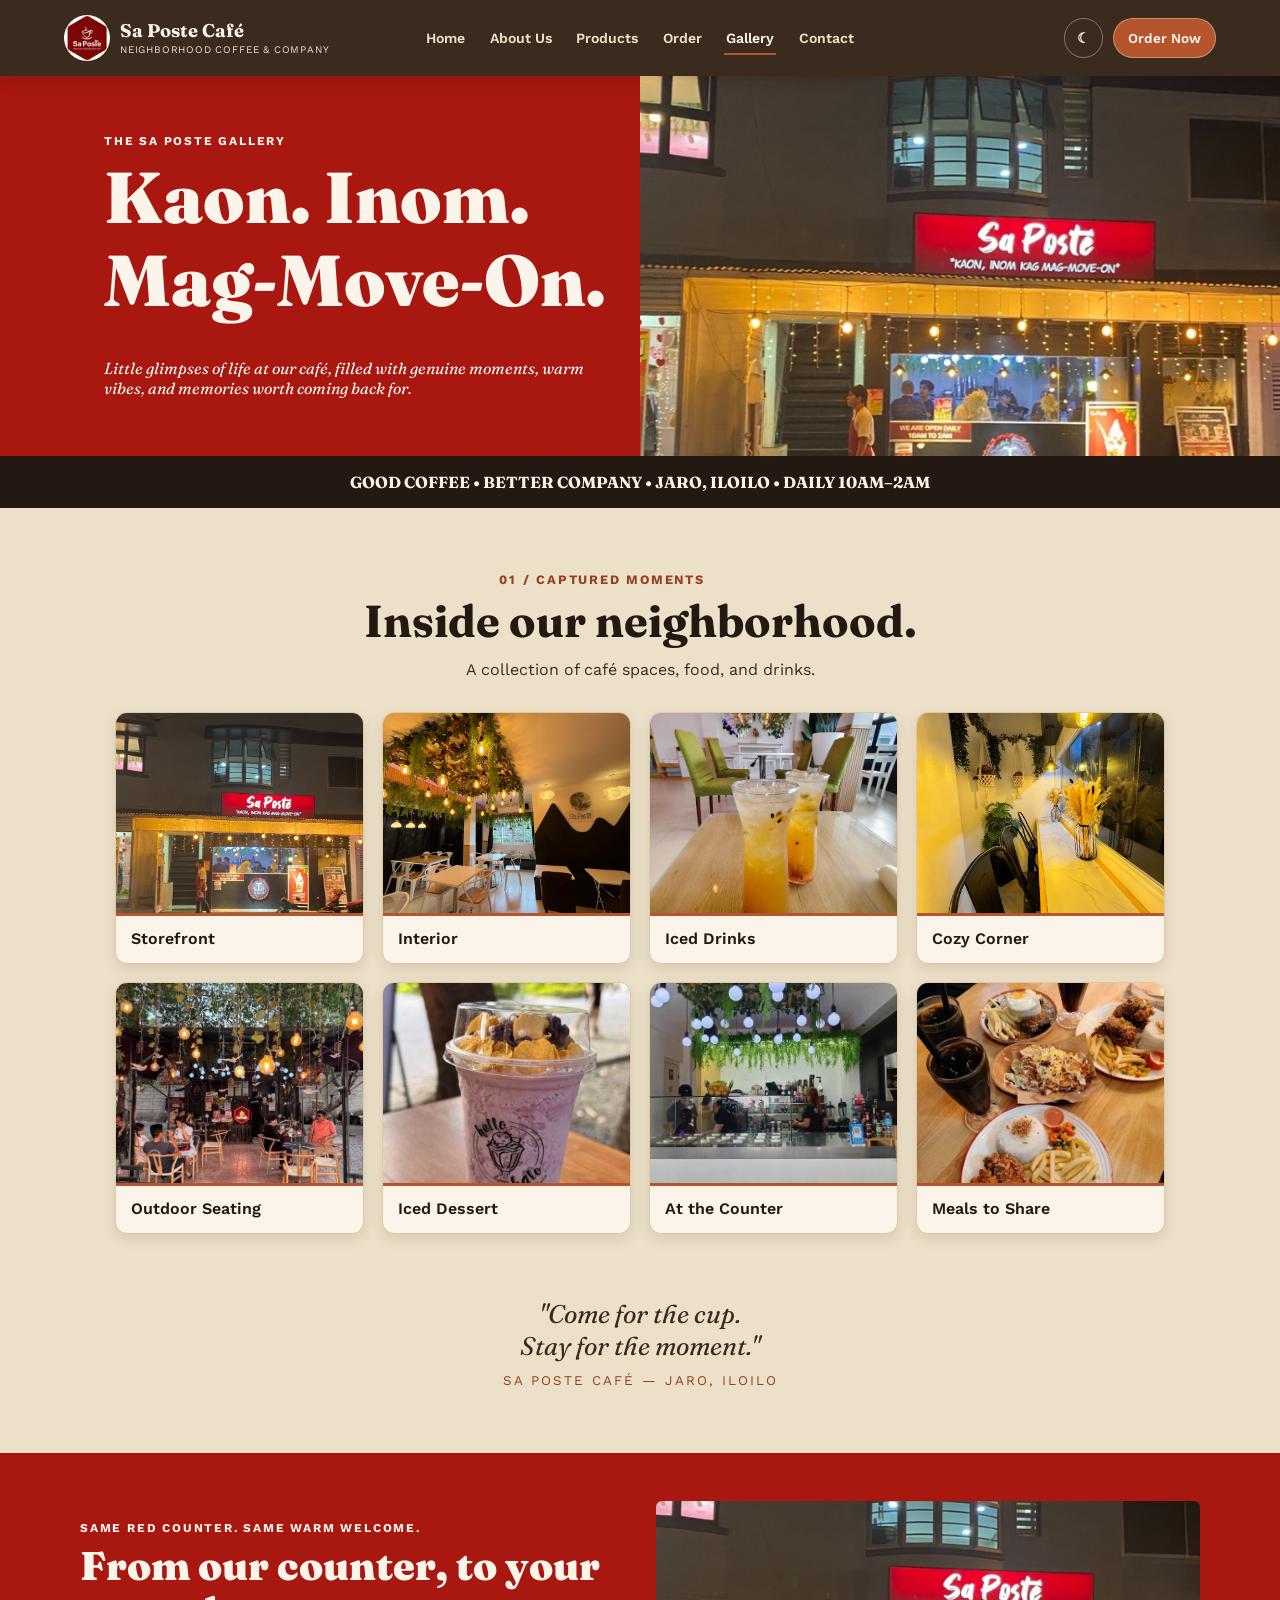
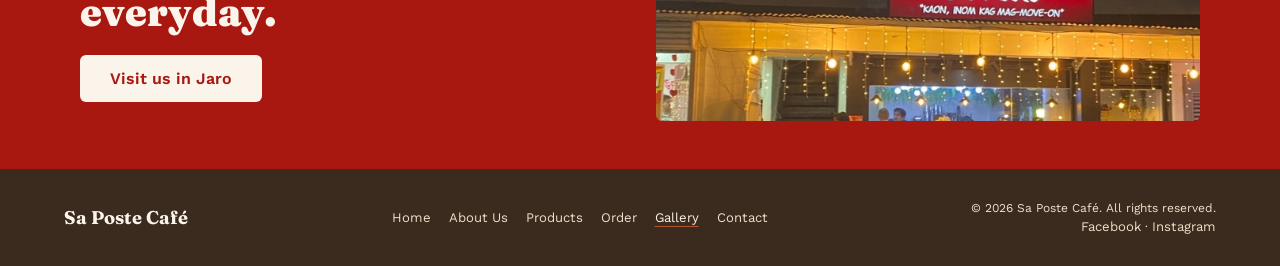
<file: gallery.html>
<!DOCTYPE html>
<html lang="en">
<head>
    <meta charset="UTF-8">
    <meta name="viewport" content="width=device-width, initial-scale=1.0">
    <title>Sa Poste Cafe | Gallery</title>
    <link rel="preconnect" href="https://fonts.googleapis.com">
    <link rel="preconnect" href="https://fonts.gstatic.com" crossorigin>
    <link href="https://fonts.googleapis.com/css2?family=Fraunces:opsz,wght@9..144,400;9..144,700;9..144,900&family=Work+Sans:wght@400;500;600;700&display=swap" rel="stylesheet">
    <link rel="stylesheet" href="./CSS/style.css">
    <link rel="stylesheet" href="./CSS/navigation.css">
    <link rel="stylesheet" href="./CSS/about-gallery.css">
    <script src="./js/script.js" defer></script>
</head>
<body class="gallery-page">
    <header class="site-header">
        <div class="site-header-inner">
            <a class="site-brand" href="index.html">
                <img src="./Images/SaPosteCafeLogo.jpg" alt="">
                <span class="site-brand-copy"><strong>Sa Poste Café</strong><small>Neighborhood Coffee &amp; Company</small></span>
            </a>
            <button class="site-menu-toggle" type="button" aria-expanded="false" aria-controls="site-navigation" aria-label="Open navigation menu">
                <span class="site-menu-label">Menu</span><span aria-hidden="true">☰</span>
            </button>
            <nav class="site-nav" id="site-navigation" aria-label="Main navigation">
                <ul class="site-nav-list">
                    <li><a href="index.html">Home</a></li>
                    <li><a href="about.html">About Us</a></li>
                    <li><a href="products.html">Products</a></li>
                    <li><a href="order.html">Order</a></li>
                    <li><a href="gallery.html" aria-current="page">Gallery</a></li>
                    <li><a href="contact.html">Contact</a></li>
                </ul>
            </nav>
            <div class="site-header-actions">
                <button class="site-theme-toggle" type="button" aria-label="Switch to dark theme" aria-pressed="false"><span aria-hidden="true">☾</span></button>
                <a href="order.html">Order Now</a>
            </div>
        </div>
    </header>

        <main>
            <section class="gallery-hero">
                <div class="gallery-hero-text">
                    <p class="eyebrow">The Sa Poste Gallery</p>
                    <h1>Kaon. Inom. Mag-Move-On.</h1>
                    <p>Little glimpses of life at our café, filled with genuine moments, warm vibes, and memories worth coming back for.</p>
                </div>
                <div class="gallery-hero-photo"></div>
            </section>

            <section class="strip">
                <p>Good Coffee • Better Company • Jaro, Iloilo • Daily 10AM–2AM</p>
            </section>

            <section class="section-dimensions gallery-section">
                <div class="wrap">
                    <div class="gallery-intro">
                        <p class="gallery-note">01 / Captured Moments</p>
                        <h2>Inside our neighborhood.</h2>
                        <p>A collection of café spaces, food, and drinks.</p>
                    </div>

                    <div class="gallery-grid">
                        <div class="gallery-box">
                            <img src="./Images/gallery1.jpeg" alt="Cafe storefront" width="400" height="200" loading="lazy">
                            <p>Storefront</p>
                        </div>

                        <div class="gallery-box">
                            <img src="./Images/gallery2.jpeg" alt="Cafe interior" width="400" height="200" loading="lazy">
                            <p>Interior</p>
                        </div>

                        <div class="gallery-box">
                            <img src="./Images/gallery-drinks.png" alt="Two iced drinks on a café table" width="400" height="200" loading="lazy">
                            <p>Iced Drinks</p>
                        </div>

                        <div class="gallery-box">
                            <img src="./Images/gallery4.jpeg" alt="Cozy corner seating" width="400" height="200" loading="lazy">
                            <p>Cozy Corner</p>
                        </div>

                        <div class="gallery-box">
                            <img src="./Images/gallery-outdoor.png" alt="Outdoor café seating beneath hanging lights" width="400" height="200" loading="lazy">
                            <p>Outdoor Seating</p>
                        </div>

                        <div class="gallery-box">
                            <img src="./Images/gallery-dessert.png" alt="Purple iced dessert with toppings" width="400" height="200" loading="lazy">
                            <p>Iced Dessert</p>
                        </div>

                        <div class="gallery-box">
                            <img src="./Images/gallery-counter.png" alt="Café staff behind the counter" width="400" height="200" loading="lazy">
                            <p>At the Counter</p>
                        </div>

                        <div class="gallery-box">
                            <img src="./Images/gallery-meals.png" alt="Meals and drinks arranged on a table" width="400" height="200" loading="lazy">
                            <p>Meals to Share</p>
                        </div>
                    </div>
                </div>
            </section>

            <section class="gallery-quote">
                <div class="wrap">
                    <p>"Come for the cup.<br>Stay for the moment."</p>
                    <small>Sa Poste Café — Jaro, Iloilo</small>
                </div>
            </section>

            <section class="gallery-cta">
                <div class="wrap gallery-cta-inner">
                    <div>
                        <p class="eyebrow">Same red counter. Same warm welcome.</p>
                        <h2>From our counter, to your everyday.</h2>
                        <a class="button button-light" href="contact.html">Visit us in Jaro</a>
                    </div>
                    <img src="./Images/gallery1.jpeg" alt="Sa Poste Cafe storefront" width="400" height="220" loading="lazy">
                </div>
            </section>
        </main>

        <footer class="site-footer">
            <div class="site-footer-inner">
                <a class="site-footer-brand" href="index.html">Sa Poste Café</a>
                <nav aria-label="Footer navigation">
                    <a href="index.html">Home</a>
                    <a href="about.html">About Us</a>
                    <a href="products.html">Products</a>
                    <a href="order.html">Order</a>
                    <a href="gallery.html" aria-current="page">Gallery</a>
                    <a href="contact.html">Contact</a>
                </nav>
                <div class="site-footer-meta">
                    <p>© 2026 Sa Poste Café. All rights reserved.</p>
                    <p><a href="https://www.facebook.com/SaPostengapangabuhi/">Facebook</a> · <a href="https://www.instagram.com/saposte.iloilo">Instagram</a></p>
                </div>
            </div>
        </footer>
    </body>
</html>
</file>
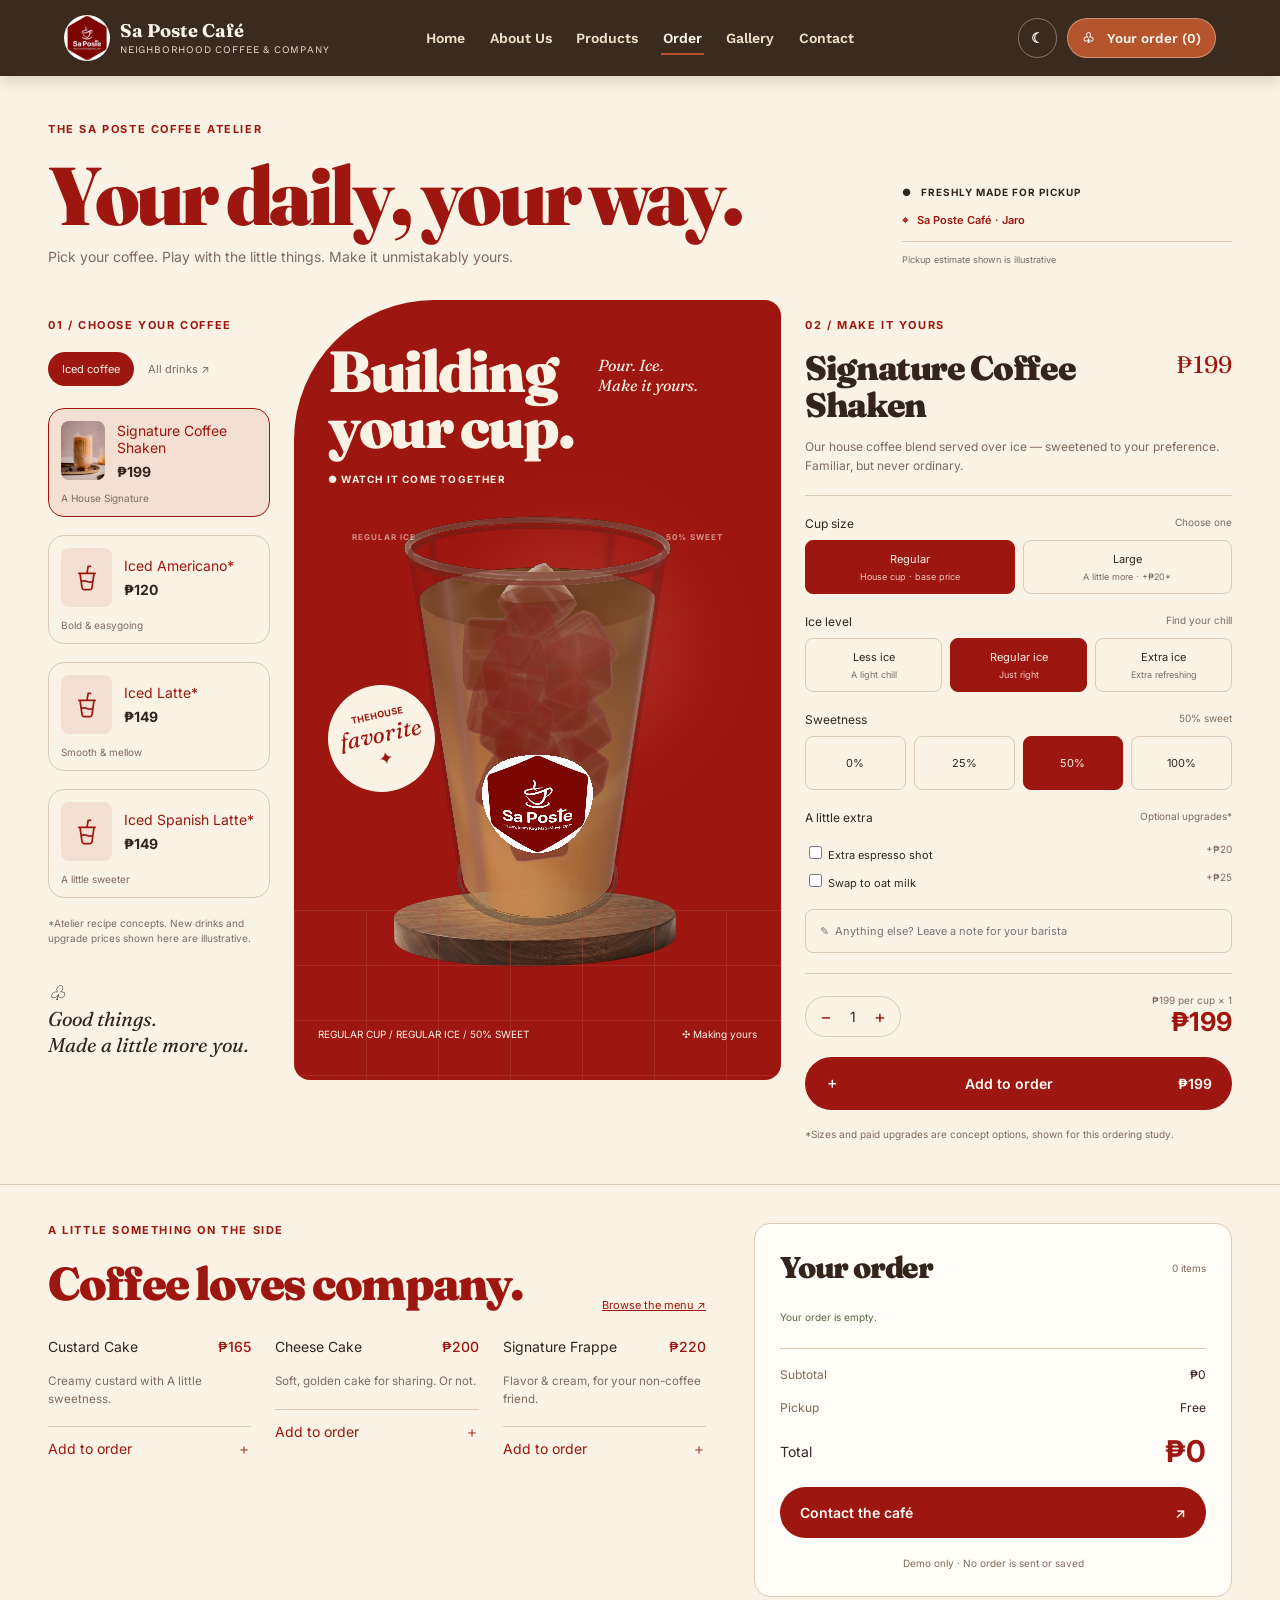
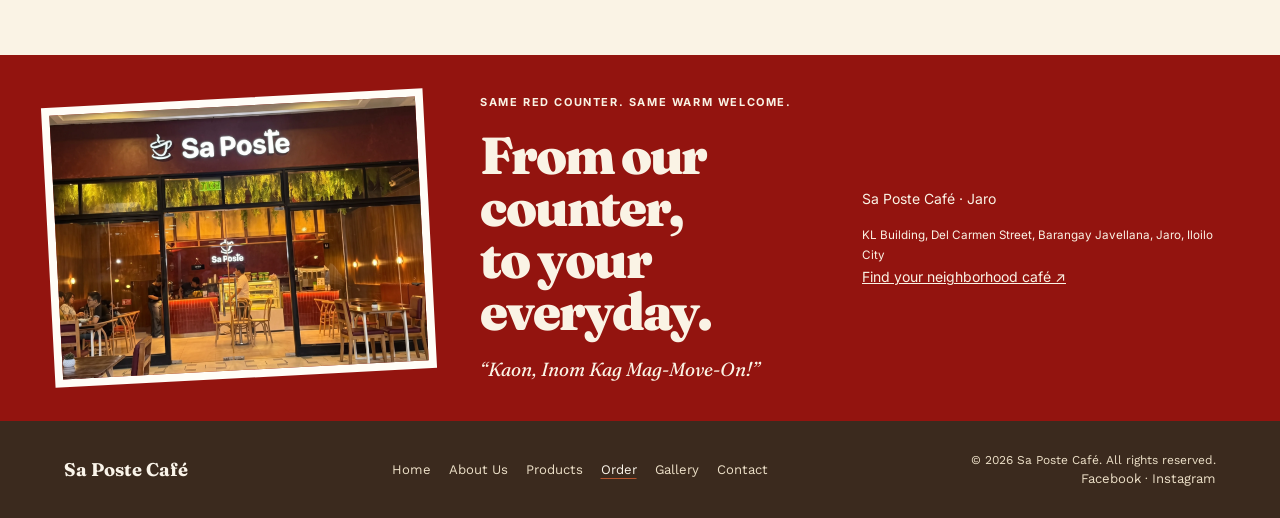
<file: order.html>
<!doctype html>
<html lang="en">
<head>
  <meta charset="utf-8">
  <meta name="viewport" content="width=device-width, initial-scale=1">
  <title>Order | Sa Poste Café</title>
  <link rel="preconnect" href="https://fonts.googleapis.com">
  <link rel="preconnect" href="https://fonts.gstatic.com" crossorigin>
  <link href="https://fonts.googleapis.com/css2?family=Fraunces:opsz,wght@9..144,400;9..144,700;9..144,900&family=Inter:wght@400;500;600;700&family=Work+Sans:wght@400;500;600;700&display=swap" rel="stylesheet">
  <link rel="stylesheet" href="CSS/order.css">
  <link rel="stylesheet" href="CSS/navigation.css">
  <script src="js/coffee-logo.js" defer></script>
  <script src="js/coffee-webgl.js" defer></script>
  <script src="js/script.js" defer></script>
  <script src="js/order.js" defer></script>
</head>
<body>
<header class="site-header">
  <div class="site-header-inner">
    <a class="site-brand" href="index.html"><img src="Images/SaPosteCafeLogo.jpg" alt=""><span class="site-brand-copy"><strong>Sa Poste Café</strong><small>Neighborhood Coffee &amp; Company</small></span></a>
    <button class="site-menu-toggle" type="button" aria-expanded="false" aria-controls="site-navigation" aria-label="Open navigation menu"><span class="site-menu-label">Menu</span><span aria-hidden="true">☰</span></button>
    <nav class="site-nav" id="site-navigation" aria-label="Main navigation"><ul class="site-nav-list"><li><a href="index.html">Home</a></li><li><a href="about.html">About Us</a></li><li><a href="products.html">Products</a></li><li><a href="order.html" aria-current="page">Order</a></li><li><a href="gallery.html">Gallery</a></li><li><a href="contact.html">Contact</a></li></ul></nav>
    <div class="site-header-actions"><button class="site-theme-toggle" type="button" aria-label="Switch to dark theme" aria-pressed="false"><span aria-hidden="true">☾</span></button><a class="bag" href="#order-summary">♧ &nbsp; Your order (<span id="bag-count">0</span>)</a></div>
  </div>
</header>
<main>
  <section class="intro page-pad"><div><p class="eyebrow">THE SA POSTE COFFEE ATELIER</p><h1>Your daily, your way.</h1><p>Pick your coffee. Play with the little things. Make it unmistakably yours.</p></div><div class="pickup"><strong>● &nbsp; FRESHLY MADE FOR PICKUP</strong><p>⌖ &nbsp; Sa Poste Café · Jaro</p><small>Pickup estimate shown is illustrative</small></div></section>
  <section class="atelier page-pad" aria-label="Customize your coffee">
    <aside class="choose"><p class="eyebrow">01 / CHOOSE YOUR COFFEE</p><div class="category"><span>Iced coffee</span><a href="products.html">All drinks ↗</a></div><div id="drink-list"></div><p class="fine">*Atelier recipe concepts. New drinks and upgrade prices shown here are illustrative.</p><p class="quote">♧<br>Good things.<br>Made a little more you.</p></aside>
    <div class="customizer-workspace">
    <div class="stage" id="drink-preview"><div class="preview-controls"><div><strong>YOUR DRINK</strong><span id="preview-summary">Regular · Regular ice · 50% sweet</span></div><div class="preview-actions"><button type="button" id="preview-expand" aria-expanded="false" aria-controls="drink-preview">Expand</button><button type="button" id="preview-toggle" aria-expanded="true" aria-controls="preview-canvas">Hide</button></div></div><div class="stage-heading"><h2>Building<br>your cup.</h2><p>● WATCH IT COME TOGETHER</p></div><p class="stage-script">Pour. Ice.<br>Make it yours.</p><img class="glow" src="Images/order/e878f.svg" alt=""><div class="ice-label" id="ice-label">REGULAR ICE</div><div class="sweet-label" id="sweet-label">50% SWEET</div><div class="favorite"><small>THE HOUSE</small><i>favorite</i> ✦</div><div class="cup"><div class="liquid"></div><img class="surface" src="Images/order/aea31.svg" alt=""><div class="cube cube-a"></div><div class="cube cube-b"></div><div class="cube cube-c"></div><div class="cube cube-d"></div><div class="cube cube-e"></div><div class="wall left"></div><div class="wall right"></div><img class="rim" src="Images/order/90f74.svg" alt=""><img class="cup-logo" src="Images/order/cba26.png" alt=""><img class="condensation drop-a" src="Images/order/8d6ea.svg" alt=""><img class="condensation drop-b" src="Images/order/8d6ea.svg" alt=""><img class="condensation drop-c" src="Images/order/8d6ea.svg" alt=""><img class="shadow" src="Images/order/3886f.svg" alt=""></div><img class="plinth" src="Images/order/plinth.png" alt=""><div class="stage-bottom"><span id="stage-summary">REGULAR CUP / REGULAR ICE / 50% SWEET</span><span>✣ Making yours</span></div></div>
    <div class="customize"><p class="eyebrow">02 / MAKE IT YOURS</p><div class="drink-heading"><h2 id="drink-name">Sa Poste Iced Coffee</h2><span id="base-price">₱99</span></div><p class="description">Our house coffee blend served over ice — sweetened to your preference. Familiar, but never ordinary.</p><form id="custom-form"><fieldset><legend>Cup size <span>Choose one</span></legend><div class="options two"><label><input type="radio" name="size" value="Regular" checked><span>Regular<small>House cup · base price</small></span></label><label><input type="radio" name="size" value="Large"><span>Large<small>A little more · +₱20*</small></span></label></div></fieldset><fieldset><legend>Ice level <span>Find your chill</span></legend><div class="options three"><label><input type="radio" name="ice" value="Less ice"><span>Less ice<small>A light chill</small></span></label><label><input type="radio" name="ice" value="Regular ice" checked><span>Regular ice<small>Just right</small></span></label><label><input type="radio" name="ice" value="Extra ice"><span>Extra ice<small>Extra refreshing</small></span></label></div></fieldset><fieldset><legend>Sweetness <span id="sweet-caption">50% · Half sweet</span></legend><div class="options four"><label><input type="radio" name="sweet" value="0%"><span>0%</span></label><label><input type="radio" name="sweet" value="25%"><span>25%</span></label><label><input type="radio" name="sweet" value="50%" checked><span>50%</span></label><label><input type="radio" name="sweet" value="100%"><span>100%</span></label></div></fieldset><fieldset class="extras"><legend>A little extra <span>Optional upgrades*</span></legend><label><input type="checkbox" name="shot"> Extra espresso shot <span>+₱20</span></label><label><input type="checkbox" name="oat"> Swap to oat milk <span>+₱25</span></label></fieldset><label class="note-label"><span class="sr-only">Note for your barista</span><input name="note" maxlength="200" placeholder="✎  Anything else? Leave a note for your barista"></label><div class="total-row"><div class="quantity"><button type="button" id="minus" aria-label="Decrease quantity">−</button><output id="quantity">1</output><button type="button" id="plus" aria-label="Increase quantity">+</button></div><div><small id="calculation"></small><strong id="total">₱99</strong></div></div><button class="primary" type="submit"><span>＋</span> Add to order <span id="button-total">₱99</span></button><p class="fine">*Sizes and paid upgrades are concept options, shown for this ordering study.</p></form></div>
    </div>
  </section>
  <section class="pairings page-pad"><div class="companions"><p class="eyebrow">A LITTLE SOMETHING ON THE SIDE</p><div class="section-heading"><h2>Coffee loves company.</h2><a href="products.html">Browse the menu ↗</a></div><div class="pairing-grid"><article><p>Custard Cake <b>₱165</b></p><small>Creamy custard with A little sweetness.</small><button type="button" data-pair="Custard Cake" data-price="165">Add to order <span>＋</span></button></article><article><p>Cheese Cake <b>₱200</b></p><small>Soft, golden cake for sharing. Or not.</small><button type="button" data-pair="Cheese Cake" data-price="200">Add to order <span>＋</span></button></article><article><p>Signature Frappe <b>₱220</b></p><small>Flavor & cream, for your non-coffee friend.</small><button type="button" data-pair="Signature Frappe" data-price="220">Add to order <span>＋</span></button></article></div></div><aside class="summary" id="order-summary"><div class="summary-head"><h2>Your order</h2><small id="item-count">0 items</small></div><p class="summary-status" id="summary-status" aria-live="polite">Your order is empty.</p><div id="order-items"></div><div class="summary-totals"><p>Subtotal <span id="subtotal">₱0</span></p><p>Pickup <span>Free</span></p><p class="grand">Total <strong id="grand-total">₱0</strong></p></div><a class="primary checkout" href="contact.html">Contact the café <span>↗</span></a><p class="fine centered">Demo only · No order is sent or saved</p></aside></section>
  <section class="signoff page-pad"><img src="Images/order/entrance.png" alt="Sa Poste Café entrance"><div><p class="eyebrow">SAME RED COUNTER. SAME WARM WELCOME.</p><h2>From our counter,<br>to your everyday.</h2><i>“Kaon, Inom Kag Mag-Move-On!”</i></div><div class="address"><p>Sa Poste Café · Jaro</p><small>KL Building, Del Carmen Street, Barangay Javellana, Jaro, Iloilo City</small><p><a href="contact.html">Find your neighborhood café ↗</a></p></div></section>
</main><footer class="site-footer"><div class="site-footer-inner"><a class="site-footer-brand" href="index.html">Sa Poste Café</a><nav aria-label="Footer navigation"><a href="index.html">Home</a><a href="about.html">About Us</a><a href="products.html">Products</a><a href="order.html" aria-current="page">Order</a><a href="gallery.html">Gallery</a><a href="contact.html">Contact</a></nav><div class="site-footer-meta"><p>© 2026 Sa Poste Café. All rights reserved.</p><p><a href="https://www.facebook.com/SaPostengapangabuhi/">Facebook</a> · <a href="https://www.instagram.com/saposte.iloilo">Instagram</a></p></div></div></footer>
</body></html>
</file>
<file: CSS/style.css>
/*------------->Themes natin bai para same same color and fonts naton<--------------*/
:root {
  --cream:        #FAF4EA;
  --tan:          #EDE0C8;
  --tan-line:     #DCC9A3;
  --coffee:       #3B2A1E;
  --coffee-dark:  #241813;
  --terracotta:   #B5552E;
  --terracotta-dark: #93401F;
  --sage:         #6E7C55;

  --twilight-indigo: #23395B;
  --shadow-gray: #161925;
  --blue-background: #355791;

  --font-display: "Fraunces", Georgia, serif;
  --font-body:    "Work Sans", Arial, sans-serif;

  --max-width: 1120px;
  --radius: 6px;
}
/*------------------------eto sa taas is like functions na automatic call out for design-------------------------*/

body {
    margin: 0;
    font-family: var(--font-body);
    background: var(--cream);
    color: var(--coffee);
}

.wrap { /* for divs, para ang dimensions ng websites is same length sa navbar down to footer*/
    max-width: var(--max-width);
    margin: 0 auto;
    padding: 0 24px;
}

.wrap-grid {
    max-width: var(--max-width);
    margin: 0 auto;
    padding: 0 24px;
    gap: 20px;
}

h1 {
    font-family: var(--font-display);
    line-height: 1.2;
    margin: 0 0 0.5em;
    color: var(--tan-line);
}

h2, h3 {
    font-family: var(--font-display);
    line-height: 1.2;
    margin: 0 0 0.5em;
    color: var(--coffee-dark);
}

p {
    max-width: 68ch;
}

.section-dimensions {
    padding: 64px 0;
}

.section-dimensions-tan {
    background: var(--tan);
}

.button {
    display: inline-block;
    font-family: var(--font-body);
    font-weight: 600;
    font-size: 1rem;
    padding: 12px 28px;
    border-radius: var(--radius);
    text-decoration: none;
    border: 2px solid transparent;
}


/*-----------NavBar and Header---------------*/

.header {
    background: var(--coffee);
    color: var(--cream);
    position: sticky;
    top: 0;
    z-index: 20;
}

.header .header-container {
    max-width: var(--max-width);
    margin: 0 auto;
    display: flex;
    align-items: center;
    justify-content: space-between;
    padding: 12px 24px;
    background-color: var(--coffee);
}

.saposte-logo {
    display: flex;
    align-items: center;
    gap: 12px;
    text-decoration: none;
    color: var(--cream);
}

.saposte-logo img {
    width: 42px;
    height: 42px;
    border-radius: 50%;
}

.saposte-logo-text {
    font-family: var(--font-display);
    font-size: 1.3rem;
}

.saposte-logo-text span{
    display: block;
    color: var(--tan-line);
    font-size: 0.7rem;
    letter-spacing: 0.04em;
    color: var(--tan-line);
    font-weight: 400;
}

.navbar ul {
    display: flex;
    gap: 28px;
    margin: 0;
    padding: 0;
    list-style: None;
}

.navbar a {
    color: var(--tan);
    text-decoration: none;
    font-weight: 600;
    font-size: 0.95rem;
    padding: 6px 2px;
    border-bottom: 2px solid transparent; 
}

.navbar a:hover {
    border-bottom-color: var(--terracotta);
    color: var(--cream);
}

.navbar a.active {
    color: var(--cream);
    border-bottom-color: var(--terracotta);
}



/*-----------Footer---------------*/

.footer {
    background: var(--coffee-dark);
    color: var(--tan-line);
    padding: 44px 0 24px;
}

.footer-container {
    display: grid;
    grid-template-columns: 1.4fr 1fr 1fr;
    gap: 32px;

}

/*-----------Page Banners------------*/
.main-banner {
    position: relative;
    overflow: hidden;
    min-height: clamp(380px, 48vw, 560px);
    background: var(--coffee-dark);
    color: var(--cream);
    display: flex;
    align-items: center;
    text-align: left;
    isolation: isolate;
}

.main-banner::after {
    content: "";
    position: absolute;
    inset: 0;
    background: linear-gradient(90deg, rgba(36, 24, 19, 0.82), rgba(36, 24, 19, 0.2));
    z-index: -1;
}

.main-banner-image {
    position: absolute;
    top: 0;
    left: 0;
    width: 100%;
    height: 100%;
    object-fit: cover;
    object-position: center;
    z-index: -2;
}

.main-banner .home-hero-content {
    position: relative;
    z-index: 1;
    width: min(100%, 1120px);
    margin: 0 auto;
    padding: 68px 24px;
}

.home-hero-content .hero-eyebrow {
    margin: 0 0 14px;
    color: var(--tan-line);
    font-size: 0.8rem;
    font-weight: 700;
    letter-spacing: 0.16em;
    text-transform: uppercase;
}

.home-hero-content h1 {
    max-width: 720px;
    margin: 0 0 16px;
    color: var(--cream);
    font-size: clamp(2.5rem, 6vw, 5rem);
    line-height: 1.04;
}

.home-hero-content > p:not(.hero-eyebrow) {
    max-width: 570px;
    margin: 0;
    color: var(--cream);
    font-size: clamp(1rem, 1.7vw, 1.2rem);
    line-height: 1.65;
}

.home-hero-actions {
    display: flex;
    flex-wrap: wrap;
    gap: 12px;
    margin-top: 28px;
}

.home-hero-actions .button {
    min-width: 142px;
    box-sizing: border-box;
    text-align: center;
}

.home-hero-actions .menu-button {
    background: var(--site-header-accent, var(--terracotta));
    color: var(--coffee-dark);
}

.home-hero-actions .contact-button {
    border-color: var(--cream);
    color: var(--cream);
}

.home-hero-actions .button:hover {
    filter: brightness(1.08);
}

body.dark .home-hero-content h1,
body.dark .home-hero-content > p:not(.hero-eyebrow) {
    color: #FAF3E5;
}

body.dark .home-hero-actions .menu-button {
    color: #241813;
}

body.dark .home-hero-actions .contact-button {
    border-color: #FAF3E5;
    color: #FAF3E5;
}

.page-banner {
    background: var(--coffee-dark);
    color: var(--cream);
    padding: 48px 0;
    text-align: left;
}

.page-banner p {
    color: var(--tan-line);
    margin: 0;
}

/*------- Onwards down below is for the main sections design--------*/
/*---You can edit naman sa taas if you think may i-change pero keep naming consistent para di malito*/

/*-----------About Page----------*/
.about-design1 {
    align-items: start;
    display: flex;
    gap: 40px;
}

.about-design1 .about-design2 p {
    padding: 10px 10px;
    background: var(--cream);
    margin: 0 0 1.1em;
    line-height: 1.5;
}

.about-design1 img {
    width: 340px;
    height: 430px;
    box-sizing: border-box;
    object-fit: cover;
    object-position: center;
    border-radius: var(--radius);
    flex-shrink: 0;
    padding: 6px;
    background: var(--cream);
    border: 2px solid var(--tan-line);
    box-shadow: 10px 10px 0 var(--terracotta), 0 6px 16px rgba(59, 42, 30, 0.16);
}

.about-design p {
    margin: 0 0 1.1em;
}

.about-grid {
    display: grid;
    grid-template-columns: 1fr 1fr 1fr;
    gap: 24px;
    margin-top: 12px;
}

.about-mvv {
    background: var(--cream);
    border-top: 4px solid var(--sage);
    border-left: 4px solid var(--sage);
    border-bottom: 2px solid var(--sage);
    border-right: 2px solid var(--sage);
    border-radius: var(--radius);
    padding: 20px;
}           

/*---------Contact Page------------*/

.contacts-layout {
    display: grid;
    align-items: start;
    grid-template-columns: 1fr 1fr;
    gap: 30px;
}

.contacts-title { 
    grid-column: 1;
    grid-row: 1;
    text-align: center;
}

.contacts-title h1 {
    color: var(--terracotta-dark);
}

.contacts-form {
    background: var(--cream);
    border: 2px var(--tan-line) solid;
    padding: 40px;
    border-radius: var(--radius);
}

.form-row {
    display: grid;
    grid-template-columns: 1fr  1fr;
    gap: 18px;
}

.input {
    margin-bottom: 20px;
}

.input label {
    display: block;
    margin-bottom: 5px;
    font-weight: 600;
}

.form-buttons {
    display: flex;
    gap: 20px;
    margin-top: 15px;
}

.submit-button {
    background: var(--terracotta);
    color: var(--cream);
}

.reset-button {
    background: transparent;
    border: 2px solid var(--tan-line);
    color: var(--coffee);
}

.menu-button {
    background: var(--);
    border: 2px solid var(--tan-line);
    color: var(--terracotta);
}

.about-button {
    background: var(--terracotta);
    color: var(--cream);
    margin-top: 20px;
}

.gallery-button {
    background: var(--terracotta);
    color: var(--cream);
    margin-top: 20px;
}

.contact-button {
    background: transparent;
    border: 2px solid var(--tan-line);
    color: var(--terracotta);
}

textarea, input[type="text"], input[type="number"], input[type="tel"], input[type="email"], select, input[type="date"], input[type="time"], input[type="password"] {
    width: 100%;
    border: 2px solid var(--tan-line);
    border-radius: var(--radius);
    background: white;
    color: var(--coffee);
    font-family: var(--font-body);
    padding: 6px 4px;
}

textarea {
    min-height: 120px;
}

fieldset {
    padding: 15px;
    margin: 0 0 20px;
    border-radius: var(--radius);
    border: 2px solid var(--tan-line);
}

fieldset legend {
    font-weight: 600;
    padding: 0px 5px;
}

.choices {
    display: flex;
    gap: 20px;
    margin-top: 10px;
    flex-wrap: wrap;
}

.contact-info-layout{
    grid-column: 1;
    grid-row: 1;
    justify-self: center;
}

.socials {
    background: var(--cream);
}

.contact-info {
    background: var(--cream);
    border: 2px solid var(--tan-line);
    padding: 20px;
    border-radius: var(--radius);
}

.contact-info a {
    color: var(--terracotta);
}

.contact-info h3 {
    margin-top: 0;
    border-bottom: 2px solid var(--terracotta);
    padding-bottom: 10px;
}

.contact-info dt {
    margin-top: 30px;
    font-weight: 600;
}

.contact-info dd {
    margin: 5px 0 0;
    color: var(--coffee);
}

.contact-info dl {
    margin: 0 0 20px;
}

.contact-info .socials {
    display: flex;
    list-style: none;
    padding: 0;
    gap: 15px;
    margin-top: 10px;
}

.socials {
    display: flex;
    gap: 12px;
    padding: 0;
    list-style: none;
}

.socials img {
    width: 32px;
    height: 32px;
    display: block;
    object-fit: contain;
}

.file-field input[type="file"] {
    border: 1px dashed var(--tan-line);
    padding: 14px;
    background: #fff;
    width: 100%;
    border-radius: var(--radius);
}

.input .input-context {
  display: block;
  font-weight: 400;
  font-size: 0.8rem;
  color: #6b5c4d;
}

/*----------------Home Page-----------------*/

.home-page .home-hero {
    position: relative;
    display: grid;
    min-height: min(660px, calc(100svh - 76px));
    overflow: hidden;
    isolation: isolate;
    color: #FAF4EA;
    background: #8F1710;
}

.home-hero-background {
    position: absolute;
    z-index: -2;
    inset: 0;
    width: 100%;
    height: 100%;
    object-fit: cover;
    object-position: center 42%;
}

.home-page .home-hero::before {
    position: absolute;
    z-index: -1;
    inset: 0;
    background:
        linear-gradient(90deg, rgba(105, 13, 9, 0.94) 0%, rgba(139, 20, 13, 0.84) 48%, rgba(139, 20, 13, 0.45) 100%),
        linear-gradient(0deg, rgba(36, 24, 19, 0.42), transparent 38%);
    content: "";
}

.home-hero-inner {
    box-sizing: border-box;
    display: grid;
    grid-template-columns: minmax(0, 1.08fr) minmax(320px, 0.92fr);
    align-items: center;
    gap: clamp(32px, 6vw, 80px);
    width: min(100%, 1200px);
    margin: 0 auto;
    padding: 56px 32px 38px;
}

.home-hero-copy {
    max-width: 610px;
}

.home-eyebrow {
    margin: 0 0 12px;
    color: #F1C9A6;
    font-size: 0.72rem;
    font-weight: 700;
    letter-spacing: 0.17em;
    text-transform: uppercase;
}

.home-hero-copy h1 {
    margin: 0;
    color: #FFF7EC;
    font-size: clamp(3.2rem, 6.4vw, 5.7rem);
    letter-spacing: -0.045em;
    line-height: 0.96;
}

.home-hero-copy > p:not(.home-eyebrow) {
    max-width: 440px;
    margin: 20px 0 0;
    color: #FFF0E5;
    font-size: clamp(1rem, 1.6vw, 1.12rem);
    line-height: 1.65;
}

.home-hero-actions,
.home-story-links {
    display: flex;
    flex-wrap: wrap;
    gap: 12px;
    margin-top: 24px;
}

.home-button {
    box-sizing: border-box;
    min-height: 44px;
    display: inline-flex;
    align-items: center;
    justify-content: center;
    gap: 8px;
    padding: 11px 20px;
    border: 1px solid transparent;
    border-radius: 999px;
    font-family: var(--font-body);
    font-size: 0.88rem;
    font-weight: 700;
    text-align: center;
    text-decoration: none;
    transition: background-color 160ms ease, color 160ms ease, transform 160ms ease;
}

.home-button:hover {
    transform: translateY(-2px);
}

.home-button:focus-visible,
.home-text-link:focus-visible,
.home-page .home-pick-image:focus-visible {
    outline: 3px solid #F2B84B;
    outline-offset: 3px;
}

.home-button-primary {
    color: #fffaf4;
    background: #A81710;
}

.home-hero .home-button-primary {
    color: #7D130E;
    background: #FFF5E9;
}

.home-button-outline {
    border-color: rgba(255, 247, 236, 0.78);
    color: #FFF7EC;
    background: rgba(58, 12, 9, 0.18);
}

.home-button-outline:hover {
    color: #7D130E;
    background: #FFF5E9;
}

.home-hero-facts {
    display: flex;
    flex-wrap: wrap;
    gap: 28px;
    margin-top: 38px;
    padding-top: 17px;
    border-top: 1px solid rgba(255, 241, 223, 0.38);
}

.home-hero-facts div {
    display: grid;
    gap: 4px;
}

.home-hero-facts span {
    color: #F1C9A6;
    font-size: 0.69rem;
    letter-spacing: 0.12em;
    text-transform: uppercase;
}

.home-hero-facts strong {
    color: #FFF7EC;
    font-size: 0.9rem;
}

.home-hero-showcase {
    position: relative;
    min-height: 420px;
    display: grid;
    place-items: center;
}

.home-drink-card {
    margin: 0;
    overflow: hidden;
    border: 5px solid #FFF8EE;
    background: #FFF8EE;
    box-shadow: 0 24px 60px rgba(28, 12, 9, 0.34);
}

.home-drink-main {
    position: relative;
    z-index: 2;
    width: min(70%, 330px);
    transform: rotate(3deg);
}

.home-drink-main > img {
    display: block;
    width: 100%;
    aspect-ratio: 0.95;
    object-fit: cover;
}

.home-drink-main figcaption {
    display: flex;
    align-items: center;
    justify-content: space-between;
    gap: 10px;
    padding: 12px 14px;
    color: #3B2A1E;
    font-size: 0.8rem;
    font-weight: 700;
}

.home-drink-main figcaption strong {
    color: #A81710;
    white-space: nowrap;
}

.home-drink-side {
    position: absolute;
    z-index: 1;
    width: 124px;
    height: 142px;
}

.home-drink-side img {
    display: block;
    width: 100%;
    height: 100%;
    object-fit: cover;
}

.home-drink-yogurt {
    top: 28px;
    right: 3%;
    transform: rotate(9deg);
}

.home-drink-frappe {
    bottom: 20px;
    left: 1%;
    transform: rotate(-8deg);
}

.home-showcase-sticker {
    position: absolute;
    z-index: 3;
    right: 0;
    bottom: 27px;
    display: grid;
    width: 86px;
    height: 86px;
    place-content: center;
    border-radius: 50%;
    color: #fff7ec;
    background: #44613F;
    font-family: var(--font-display);
    font-size: 0.9rem;
    line-height: 1.05;
    text-align: center;
    transform: rotate(8deg);
}

.home-picks {
    padding: 76px 24px 84px;
    color: var(--coffee);
    background: var(--cream);
}

.home-section-inner {
    width: min(100%, 1120px);
    margin: 0 auto;
}

.home-section-heading {
    display: flex;
    align-items: end;
    justify-content: space-between;
    gap: 24px;
    margin-bottom: 26px;
}

.home-eyebrow-red {
    color: var(--terracotta-dark);
}

.home-section-heading h2 {
    margin: 0;
    color: var(--coffee-dark);
    font-size: clamp(2rem, 4vw, 2.8rem);
    letter-spacing: -0.03em;
}

.home-section-heading > div > p:last-child {
    margin: 8px 0 0;
    color: var(--coffee);
    line-height: 1.55;
}

.home-text-link {
    flex: 0 0 auto;
    color: var(--terracotta-dark);
    font-size: 0.86rem;
    font-weight: 700;
    text-decoration: none;
}

.home-text-link span {
    margin-left: 5px;
}

.home-pick-grid {
    display: grid;
    grid-template-columns: repeat(3, minmax(0, 1fr));
    gap: 18px;
}

.home-pick-card {
    min-width: 0;
    overflow: hidden;
    border: 1px solid var(--tan-line);
    border-radius: 12px;
    background: var(--cream);
    box-shadow: 0 8px 22px rgba(59, 42, 30, 0.08);
}

.home-pick-image {
    display: block;
    overflow: hidden;
    background: var(--tan);
}

.home-pick-image img {
    display: block;
    width: 100%;
    aspect-ratio: 1.5;
    object-fit: cover;
    transition: transform 220ms ease;
}

.home-pick-image:hover img {
    transform: scale(1.035);
}

.home-pick-info {
    padding: 17px 18px 20px;
}

.home-pick-category {
    margin: 0 0 8px;
    color: var(--terracotta-dark);
    font-size: 0.64rem;
    font-weight: 700;
    letter-spacing: 0.14em;
}

.home-pick-title {
    display: flex;
    align-items: baseline;
    justify-content: space-between;
    gap: 12px;
}

.home-pick-title h3 {
    margin: 0;
    color: var(--coffee-dark);
    font-family: var(--font-display);
    font-size: 1.14rem;
}

.home-pick-title strong {
    color: var(--terracotta-dark);
    white-space: nowrap;
}

.home-pick-info > p:last-child {
    margin: 9px 0 0;
    color: var(--coffee);
    font-size: 0.88rem;
    line-height: 1.55;
}

.home-story {
    padding: 70px 24px;
    color: #FAF4EA;
    background: #2A1B15;
}

.home-story-inner {
    display: grid;
    grid-template-columns: minmax(0, 1fr) minmax(0, 0.92fr);
    align-items: center;
    gap: clamp(32px, 6vw, 76px);
    width: min(100%, 1120px);
    margin: 0 auto;
}

.home-story-photo {
    position: relative;
    min-height: 400px;
    overflow: hidden;
    border-radius: 10px;
    background: #3B2A1E;
}

.home-story-photo img {
    position: absolute;
    inset: 0;
    width: 100%;
    height: 100%;
    object-fit: cover;
}

.home-story-photo span {
    position: absolute;
    right: 14px;
    bottom: 14px;
    padding: 8px 12px;
    border-radius: 999px;
    color: #3B2A1E;
    background: #FFF5E9;
    font-size: 0.73rem;
    font-weight: 700;
}

.home-story-copy .home-eyebrow {
    color: #DDAF8D;
}

.home-story-copy h2 {
    max-width: 530px;
    margin: 0;
    color: #FFF5E9;
    font-size: clamp(2.2rem, 4.4vw, 3.5rem);
    letter-spacing: -0.035em;
    line-height: 1.04;
}

.home-story-copy > p:not(.home-eyebrow) {
    margin: 15px 0 0;
    color: #E5D5C7;
    line-height: 1.65;
}

.home-story-links {
    margin-top: 18px;
}

.home-story-links .home-button-outline {
    border-color: rgba(255, 247, 236, 0.5);
}

.home-contact-card {
    display: grid;
    grid-template-columns: 1fr 1fr;
    gap: 8px 16px;
    margin-top: 24px;
    padding: 18px;
    border: 1px solid rgba(237, 224, 200, 0.18);
    border-radius: 10px;
    background: #1F130F;
}

.home-contact-card h3 {
    grid-column: 1 / -1;
    margin: 0 0 3px;
    color: #FFF5E9;
    font-family: var(--font-display);
    font-size: 1.1rem;
}

.home-contact-card p {
    grid-column: 1 / -1;
    margin: 0 0 4px;
    color: #D5C1B1;
    font-size: 0.84rem;
    line-height: 1.5;
}

.home-contact-card a {
    color: #F1C9A6;
    font-size: 0.79rem;
    font-weight: 600;
    overflow-wrap: anywhere;
    text-decoration: none;
}

.home-contact-card a:hover {
    text-decoration: underline;
}

.home-visit {
    position: relative;
    min-height: 340px;
    display: grid;
    place-items: center;
    overflow: hidden;
    isolation: isolate;
    padding: 48px 24px;
    color: #FFF7EC;
    text-align: center;
}

.home-visit > img {
    position: absolute;
    z-index: -2;
    inset: 0;
    width: 100%;
    height: 100%;
    object-fit: cover;
    object-position: center 55%;
}

.home-visit::before {
    position: absolute;
    z-index: -1;
    inset: 0;
    background: linear-gradient(90deg, rgba(38, 21, 14, 0.78), rgba(38, 21, 14, 0.5));
    content: "";
}

.home-visit-content {
    max-width: 660px;
}

.home-visit .home-eyebrow {
    color: #F1C9A6;
}

.home-visit h2 {
    margin: 0;
    color: #FFF7EC;
    font-size: clamp(2.3rem, 5vw, 4rem);
    line-height: 1;
}

.home-visit-content > p:not(.home-eyebrow) {
    margin: 14px auto 0;
    color: #F5E9DC;
    line-height: 1.55;
}

.home-button-light {
    margin-top: 20px;
    color: #76120D;
    background: #FFF5E9;
}

body.dark .home-pick-card {
    border-color: #49352B;
    background: #2A1D17;
    box-shadow: 0 8px 22px rgba(0, 0, 0, 0.2);
}

body.dark .home-pick-info {
    color: #F5E9DC;
}

body.dark .home-pick-title h3 {
    color: #F7EBDD;
}

body.dark .home-pick-info > p:last-child {
    color: #CBB7A7;
}

body.dark .home-story {
    background: #1A100D;
}

body.dark .home-contact-card {
    border-color: #49352B;
    background: #241711;
}

body.dark .home-visit::before {
    background: linear-gradient(90deg, rgba(20, 10, 8, 0.86), rgba(20, 10, 8, 0.68));
}

body.dark .home-button-light {
    color: #F7EBDD;
    background: #A81710;
}

body.dark .page-banner {
    background: #8F1912;
    color: #FAF3E5;
}

body.dark .page-banner h1 {
    color: #FAF3E5;
}

body.dark .page-banner p {
    color: #F3C1B5;
}

body.dark .footer {
    background: #120D0B;
}

body.dark .price-table th {
    color: #FAF3E5;
    background: #2C221D;
}

body.dark .submit-button,
body.dark .about-button,
body.dark .gallery-button {
    color: #FAF3E5;
}

body.dark .menu-card,
body.dark .gallery-box,
body.dark .about-mvv,
body.dark .contact-info {
    background: var(--tan);
    color: var(--coffee);
}

body.dark .about-grid .about-mvv:first-child {
    border-color: #C64A3D;
    background: #75150F;
    color: #FAF3E5;
}

body.dark .about-grid .about-mvv:first-child h3 {
    color: #FAF3E5;
}

body.dark textarea,
body.dark input[type="text"],
body.dark input[type="number"],
body.dark input[type="tel"],
body.dark input[type="email"],
body.dark select,
body.dark input[type="date"],
body.dark input[type="time"],
body.dark input[type="password"] {
    border-color: var(--tan-line);
    background: #2C221D;
    color: #FAF3E5;
}

body.dark .file-field input[type="file"] {
    border-color: var(--tan-line);
    background: #2C221D;
    color: #FAF3E5;
}

@media (max-width: 900px) {
    .home-hero-inner {
        grid-template-columns: minmax(0, 1.05fr) minmax(260px, 0.8fr);
        gap: 24px;
        padding-right: 24px;
        padding-left: 24px;
    }

    .home-hero-showcase {
        min-height: 350px;
    }

    .home-drink-side {
        width: 96px;
        height: 112px;
    }

    .home-pick-grid {
        gap: 12px;
    }

    .home-pick-info {
        padding: 14px;
    }
}

@media (max-width: 680px) {
    .home-page .home-hero {
        min-height: auto;
    }

    .home-hero-background {
        object-position: 55% center;
    }

    .home-page .home-hero::before {
        background:
            linear-gradient(90deg, rgba(105, 13, 9, 0.9), rgba(139, 20, 13, 0.68)),
            linear-gradient(0deg, rgba(36, 24, 19, 0.54), transparent 60%);
    }

    .home-hero-inner {
        grid-template-columns: 1fr;
        gap: 12px;
        padding: 42px 20px 24px;
    }

    .home-hero-copy h1 {
        font-size: clamp(2.9rem, 12vw, 4.2rem);
    }

    .home-hero-copy > p:not(.home-eyebrow) {
        max-width: 38ch;
        margin-top: 14px;
    }

    .home-hero-actions {
        gap: 9px;
        margin-top: 18px;
    }

    .home-button {
        min-height: 42px;
        padding: 10px 16px;
    }

    .home-hero-facts {
        gap: 18px;
        margin-top: 22px;
        padding-top: 13px;
    }

    .home-hero-showcase {
        min-height: 228px;
        margin-top: 2px;
    }

    .home-drink-main {
        width: min(58%, 235px);
    }

    .home-drink-main > img {
        aspect-ratio: 1.35;
    }

    .home-drink-main figcaption {
        padding: 9px 10px;
        font-size: 0.7rem;
    }

    .home-drink-side {
        width: 76px;
        height: 88px;
    }

    .home-drink-yogurt {
        top: 18px;
        right: 8%;
    }

    .home-drink-frappe {
        bottom: 8px;
        left: 7%;
    }

    .home-showcase-sticker {
        right: 8%;
        bottom: 7px;
        width: 68px;
        height: 68px;
        font-size: 0.75rem;
    }

    .home-picks {
        padding: 50px 18px;
    }

    .home-section-heading {
        align-items: start;
        flex-direction: column;
        gap: 12px;
        margin-bottom: 18px;
    }

    .home-pick-grid {
        grid-template-columns: 1fr;
        gap: 12px;
    }

    .home-pick-card {
        display: grid;
        grid-template-columns: minmax(108px, 0.36fr) minmax(0, 1fr);
        align-items: stretch;
    }

    .home-pick-image {
        height: 100%;
        min-height: 138px;
    }

    .home-pick-image img {
        height: 100%;
        min-height: 138px;
        aspect-ratio: auto;
    }

    .home-pick-info {
        padding: 13px 14px;
    }

    .home-pick-title {
        align-items: start;
        flex-direction: column;
        gap: 3px;
    }

    .home-pick-title h3 {
        font-size: 1rem;
    }

    .home-pick-info > p:last-child {
        margin-top: 6px;
        font-size: 0.8rem;
    }

    .home-story {
        padding: 48px 18px;
    }

    .home-story-inner {
        grid-template-columns: 1fr;
        gap: 24px;
    }

    .home-story-photo {
        min-height: 260px;
    }

    .home-story-copy h2 {
        font-size: clamp(2rem, 9vw, 2.8rem);
    }

    .home-contact-card {
        gap: 8px 12px;
        padding: 15px;
    }

    .home-visit {
        min-height: 300px;
    }
}

@media (max-width: 380px) {
    .home-hero-inner {
        padding-right: 16px;
        padding-left: 16px;
    }

    .home-hero-copy h1 {
        font-size: clamp(2.55rem, 12vw, 3.3rem);
    }

    .home-hero-facts {
        flex-direction: column;
        gap: 10px;
    }

    .home-hero-showcase {
        min-height: 195px;
    }

    .home-drink-side {
        width: 62px;
        height: 72px;
    }

    .home-showcase-sticker {
        right: 2%;
    }

    .home-picks {
        padding-right: 14px;
        padding-left: 14px;
    }

    .home-pick-card {
        grid-template-columns: 96px minmax(0, 1fr);
    }

    .home-pick-image,
    .home-pick-image img {
        min-height: 130px;
    }

    .home-contact-card {
        grid-template-columns: 1fr;
    }

    .home-contact-card h3,
    .home-contact-card p {
        grid-column: 1;
    }
}

@media (prefers-reduced-motion: reduce) {
    .home-button,
    .home-pick-image img {
        transition: none;
    }
}

/*-----------Gallery Page---------------*/

.gallery-section {
    background: linear-gradient(to bottom, var(--cream) 0 260px, var(--tan) 260px 100%);
}

body.dark .gallery-section {
    background: linear-gradient(to bottom, #75150F 0 180px, #1B1612 180px 100%);
}

.gallery-intro {
    max-width: 620px;
    margin: 0 auto 30px;
    text-align: center;
}

.gallery-note {
    margin: 0 0 8px;
    color: var(--terracotta-dark);
    font-size: 0.8rem;
    font-weight: 700;
    letter-spacing: 0.14em;
    text-transform: uppercase;
}

.gallery-intro h2 {
    margin-bottom: 10px;
    font-size: clamp(2rem, 4vw, 2.8rem);
}

.gallery-intro > p:last-child {
    margin: 0 auto;
    line-height: 1.6;
}

.gallery-grid {
    display: grid;
    grid-template-columns: repeat(auto-fit, minmax(210px, 1fr));
    gap: 18px;
    max-width: 1050px;
    margin: 0 auto;
}

.gallery-box {
    margin: 0;
    overflow: hidden;
    background: var(--cream);
    border: 1px solid var(--tan-line);
    border-radius: calc(var(--radius) * 2);
    box-shadow: 0 5px 14px rgba(59, 42, 30, 0.12);
}

.gallery-box img {
    display: block;
    width: 100%;
    height: 200px;
    object-fit: cover;
    border-bottom: 3px solid var(--terracotta);
}

.gallery-box p {
    margin: 0;
    padding: 13px 15px 15px;
    color: var(--coffee-dark);
    font-weight: 600;
}

/*-----------Products Page---------------*/

.products-grid {
    display: flex;
    flex-wrap: wrap;
    gap: 20px;
    justify-content: center;
    margin-bottom: 40px;
}

.product-box {
    width: 240px;
    background: var(--cream);
    border: 2px solid var(--tan-line);
    border-radius: var(--radius);
    text-align: center;
    padding-bottom: 10px;
}

.product-box img {
    width: 100%;
    height: 160px;
    object-fit: cover;
    border-radius: var(--radius) var(--radius) 0 0;
}

.price-table {
    width: 100%;
    border-collapse: collapse;
}

.price-table th, .price-table td {
    border: 1px solid var(--tan-line);
    padding: 10px;
    text-align: left;
}

.price-table th {
    background: var(--coffee);
    color: var(--cream);
}

/*-----------Menu Section---------------*/

.menu-category {
    margin-bottom: 40px;
}

.menu-category h3 {
    color: var(--terracotta-dark);
    border-bottom: 2px solid var(--terracotta);
    padding-bottom: 8px;
    margin-bottom: 12px;
}

.menu-list {
    list-style: none;
    margin: 0;
    padding: 0;
}

.menu-list li {
    display: flex;
    justify-content: space-between;
    padding: 10px 0;
    border-bottom: 1px dashed var(--tan-line);
}

.menu-item-name {
    font-weight: 600;
}

.menu-item-price {
    color: var(--coffee-dark);
    font-weight: 600;
}

.menu-layout h2 {
    margin: 42px 0 18px;
    padding-bottom: 10px;
    border-bottom: 3px solid var(--terracotta);
    color: var(--coffee-dark);
}

.menu-layout h2:first-child {
    margin-top: 0;
}

/*-----------Menu Page---------------*/

.menu-grid {
    display: grid;
    grid-template-columns: repeat(auto-fit, minmax(230px, 1fr));
    gap: 18px;
    margin-bottom: 18px;
}

.menu-card {
    background: var(--cream);
    border: 1px solid var(--tan-line);
    border-radius: var(--radius);
    overflow: hidden;
    box-shadow: 0 5px 14px rgba(59, 42, 30, 0.12);
}

.menu-card img {
    width: 100%;
    height: 185px;
    object-fit: cover;
    display: block;
    border-bottom: 3px solid var(--terracotta);
}

.menu-card-info {
    padding: 16px;
}

.menu-card-title {
    display: flex;
    justify-content: space-between;
    align-items: flex-start;
    gap: 12px;
    font-weight: 600;
    margin-bottom: 8px;
}

.menu-card-price {
    flex-shrink: 0;
    color: var(--terracotta-dark);
    font-family: var(--font-display);
    font-size: 1.1rem;
}

.menu-card-desc {
    color: var(--coffee);
    font-size: 0.9rem;
    line-height: 1.55;
    margin: 0;
}

.menu-layout .price-table {
    overflow: hidden;
    border: 1px solid var(--tan-line);
    border-radius: var(--radius);
    box-shadow: 0 5px 14px rgba(59, 42, 30, 0.1);
}

.menu-layout .price-table th,
.menu-layout .price-table td {
    padding: 14px;
    border-color: var(--tan-line);
}

.menu-layout .price-table th {
    background: var(--coffee-dark);
}

.menu-layout .price-table tr:nth-child(even) td {
    background: var(--tan);
}

.menu-layout .price-table td:last-child {
    color: var(--terracotta-dark);
    font-weight: 700;
    white-space: nowrap;
}
</file>
<file: CSS/navigation.css>
:root {
    --site-header-bg: #3B2A1E;
    --site-header-text: #FAF4EA;
    --site-header-muted: #EDE0C8;
    --site-header-accent: #B5552E;
    --site-header-focus: #F2B84B;
    --site-font-body: var(--font-body, "Work Sans", Arial, sans-serif);
}

body.dark {
    --site-header-bg: #1B1612;
    --site-header-text: #FAF3E5;
    --site-header-muted: #BBA99A;
    --site-header-accent: #A81710;
    --site-header-focus: #F2B84B;
    --cream: #1B1612;
    --tan: #2C221D;
    --tan-line: #4A3A31;
    --coffee: #FAF3E5;
    --coffee-dark: #FAF3E5;
    --terracotta: #D1543D;
    --terracotta-dark: #F17D6D;
    --sage: #A9B893;
    background: #1B1612;
    color: #FAF3E5;
}

.site-header {
    position: sticky;
    top: 0;
    z-index: 40;
    color: var(--site-header-text);
    background: var(--site-header-bg);
    box-shadow: 0 4px 16px rgba(36, 24, 19, 0.16);
}

.site-header-inner {
    box-sizing: border-box;
    width: min(100%, 1200px);
    min-height: 76px;
    margin: 0 auto;
    padding: 10px 24px;
    display: flex;
    align-items: center;
    justify-content: space-between;
    gap: 20px;
    font-family: var(--site-font-body);
}

.site-brand {
    display: inline-flex;
    flex: 0 0 auto;
    align-items: center;
    gap: 10px;
    color: var(--site-header-text);
    text-decoration: none;
}

.site-brand img {
    display: block;
    width: 46px;
    height: 46px;
    border-radius: 50%;
    object-fit: cover;
}

.site-brand-copy {
    display: grid;
    gap: 2px;
}

.site-brand-copy strong {
    font-family: var(--font-display, Fraunces, Georgia, serif);
    font-size: 1.15rem;
    line-height: 1.1;
}

.site-brand-copy small {
    color: var(--site-header-muted);
    font-size: 0.63rem;
    letter-spacing: 0.08em;
    text-transform: uppercase;
}

.site-nav {
    margin-left: auto;
}

.site-nav-list {
    display: flex;
    align-items: center;
    gap: clamp(10px, 1.6vw, 22px);
    margin: 0;
    padding: 0;
    list-style: none;
}

.site-nav a {
    display: inline-block;
    padding: 9px 2px 7px;
    border-bottom: 2px solid transparent;
    color: var(--site-header-muted);
    font-size: 0.88rem;
    font-weight: 600;
    text-decoration: none;
    transition: color 160ms ease, border-color 160ms ease;
}

.site-nav a:hover,
.site-nav a[aria-current="page"] {
    border-bottom-color: var(--site-header-accent);
    color: var(--site-header-text);
}

.site-header-actions {
    display: flex;
    flex: 0 0 auto;
    align-items: center;
    gap: 10px;
}

.site-header-actions a,
.site-theme-toggle,
.site-menu-toggle {
    min-height: 40px;
    box-sizing: border-box;
    display: inline-flex;
    align-items: center;
    justify-content: center;
    border: 1px solid rgba(237, 224, 200, 0.42);
    border-radius: 999px;
    color: var(--site-header-text);
    font: 600 0.85rem var(--site-font-body);
    text-decoration: none;
}

.site-header-actions a {
    padding: 0 14px;
    background: var(--site-header-accent);
}

.site-theme-toggle,
.site-menu-toggle {
    padding: 0 12px;
    background: transparent;
    cursor: pointer;
}

.site-menu-toggle {
    display: none;
    gap: 8px;
}

.site-header a:focus-visible,
.site-header button:focus-visible {
    outline: 3px solid var(--site-header-focus);
    outline-offset: 3px;
}

.site-footer {
    color: var(--site-header-muted);
    background: var(--site-header-bg);
    font-family: var(--site-font-body);
}

.site-footer-inner {
    box-sizing: border-box;
    width: min(100%, 1200px);
    margin: 0 auto;
    padding: 28px 24px;
    display: grid;
    grid-template-columns: auto 1fr auto;
    align-items: center;
    gap: 20px;
}

.site-footer-brand {
    color: var(--site-header-text);
    font-family: var(--font-display, Fraunces, Georgia, serif);
    font-size: 1.15rem;
    font-weight: 700;
    text-decoration: none;
}

.site-footer nav {
    display: flex;
    justify-content: center;
    flex-wrap: wrap;
    gap: 8px 18px;
}

.site-footer nav a,
.site-footer-meta a {
    color: var(--site-header-muted);
    font-size: 0.82rem;
    text-decoration: none;
}

.site-footer nav a:hover,
.site-footer nav a[aria-current="page"],
.site-footer-meta a:hover {
    color: var(--site-header-text);
    text-decoration: underline;
    text-decoration-color: var(--site-header-accent);
    text-underline-offset: 4px;
}

.site-footer-meta {
    text-align: right;
    font-size: 0.75rem;
}

.site-footer-meta p {
    margin: 4px 0;
}

.site-footer a:focus-visible {
    outline: 3px solid var(--site-header-focus);
    outline-offset: 3px;
}

@media (min-width: 1051px) {
    .site-header-inner {
        display: grid;
        grid-template-columns: 1fr auto 1fr;
    }

    .site-brand { justify-self: start; }
    .site-nav { margin-left: 0; }
    .site-header-actions { justify-self: end; }
}

@media (max-width: 1050px) {
    .site-header-inner {
        flex-wrap: wrap;
        gap: 10px 16px;
    }

    .site-nav {
        order: 3;
        width: 100%;
        margin: 0;
    }

    .site-nav-list {
        justify-content: center;
    }
}

@media (max-width: 720px) {
    .site-header-inner {
        display: flex;
        flex-wrap: wrap;
        gap: 8px;
        padding: 8px 16px;
    }

    .site-brand { flex: 1 1 0; min-width: 0; order: 1; }

    .site-brand img {
        width: 34px;
        height: 34px;
    }

    .site-brand-copy strong {
        font-size: 0.86rem;
        white-space: nowrap;
    }

    .site-brand-copy small {
        display: none;
    }

    html.js .site-menu-toggle {
        display: inline-flex;
        order: 3;
        flex: 0 0 auto;
    }

    .site-menu-label { display: none; }
    .site-menu-toggle, .site-theme-toggle { padding-inline: 9px; }
    .site-header-actions a { padding-inline: 9px; font-size: 0.75rem; white-space: nowrap; }

    .site-header-actions {
        order: 2;
        justify-content: flex-end;
        gap: 6px;
    }

    .site-nav {
        order: 4;
        width: 100%;
        padding: 4px 0 6px;
    }

    html.js .site-nav {
        display: none;
    }

    html.js .site-nav.is-open {
        display: block;
    }

    .site-nav-list {
        display: grid;
        grid-template-columns: repeat(2, minmax(0, 1fr));
        gap: 4px 12px;
    }

    .site-nav a {
        display: block;
        padding: 10px 8px;
    }

    .site-footer-inner {
        grid-template-columns: 1fr;
        justify-items: center;
        gap: 14px;
        padding: 24px 16px;
    }

    .site-footer nav {
        gap: 10px 16px;
    }

    .site-footer-meta {
        text-align: center;
    }
}

@media (max-width: 380px) {
    .site-header-inner { padding-inline: 10px; gap: 5px; }
    .site-brand { gap: 6px; }
    .site-brand img { width: 34px; height: 34px; }
    .site-brand-copy strong { font-size: 0.86rem; }
    .site-menu-label { display: none; }
    .site-header-actions a { padding-inline: 8px; font-size: 0.7rem; white-space: nowrap; }
    .site-theme-toggle, .site-menu-toggle { padding-inline: 9px; }
    .site-brand-copy small {
        display: none;
    }

    .site-header-actions a,
    .site-theme-toggle,
    .site-menu-toggle {
        min-height: 36px;
        font-size: 0.75rem;
    }
}

@media (max-width: 350px) {
    .site-brand-copy { display: none; }
}

@media (prefers-reduced-motion: reduce) {
    .site-nav a {
        transition: none;
    }
}
</file>
<file: CSS/about-gallery.css>
.about-page, .gallery-page {
    --red-panel: #A81710;
    --on-red: #FAF4EA;
}

.eyebrow {
    margin: 0 0 8px;
    color: var(--terracotta-dark);
    font-size: 0.75rem;
    font-weight: 700;
    letter-spacing: 0.15em;
    text-transform: uppercase;
}

.button-red     { background: var(--red-panel); color: var(--on-red); }
.button-outline { border-color: var(--red-panel); color: var(--red-panel); }
.button-light   { background: var(--on-red); color: var(--red-panel); }

.strip {
    background: var(--coffee-dark);
    color: var(--cream);
    text-align: center;
    padding: 16px;
    font-family: var(--font-display);
    font-weight: 700;
    text-transform: uppercase;
}
.strip p { margin: 0 auto; max-width: none; }

.about-hero {
    padding: 96px 0 48px;
    color: var(--on-red);
    background:
        linear-gradient(rgba(168, 23, 16, 0.85), rgba(168, 23, 16, 0.85)),
        url("../Images/SaPosteFrontPic.jpeg") center / cover;
}
.about-hero .eyebrow { color: var(--on-red); }
.about-hero h1 { max-width: 600px; color: var(--on-red); font-size: clamp(2.5rem, 8vw, 5rem); font-weight: 900; overflow-wrap: anywhere; }
.slogan { margin: 0; font-family: var(--font-display); font-style: italic; }

.about-tagline { background: var(--tan); border-bottom: 1px solid var(--tan-line); }
.about-tagline-inner {
    display: flex;
    justify-content: space-between;
    align-items: center;
    flex-wrap: wrap;
    gap: 16px;
    padding-top: 16px;
    padding-bottom: 16px;
}
.about-tagline p { margin: 0; font-family: var(--font-display); font-style: italic; }
.about-tagline .button { padding: 8px 20px; font-size: 0.9rem; }

.about-design2 h2 { font-size: 2.5rem; font-weight: 900; }
.about-design2 { min-width: 0; max-width: 100%; overflow-wrap: anywhere; }
.about-design1 .about-design2 p { padding: 0; background: transparent; }
.about-page main { line-height: 1.6; }
.about-page main h1, .about-page main h2, .gallery-page main h1, .gallery-page main h2 { line-height: 1.15; }
.about-tagline-inner > div { display: flex; flex-wrap: wrap; gap: 8px; }

.about-photos { display: grid; grid-template-columns: repeat(3, 1fr); gap: 16px; margin-top: 48px; }
.about-photos img { width: 100%; height: 200px; object-fit: cover; border-radius: var(--radius); }

.about-facts { display: grid; grid-template-columns: repeat(3, 1fr); gap: 16px; text-align: center; }
.fact { background: var(--cream); border: 1px solid var(--tan-line); border-radius: var(--radius); padding: 20px; }
.fact strong { display: block; font-family: var(--font-display); font-size: 1.6rem; color: var(--terracotta-dark); }
.facts-note { margin: 20px auto 0; text-align: center; font-size: 0.9rem; }
.facts-note a { color: var(--terracotta-dark); text-decoration: underline; }

.about-heading { font-size: 2.5rem; font-weight: 900; }

.about-grid .about-mvv:first-child { background: var(--red-panel); border-color: var(--red-panel); color: var(--on-red); }
.about-grid .about-mvv:first-child h3 { color: var(--on-red); }

.about-grid .about-mvv:last-child { background: #3B2A1E; border-color: #3B2A1E; color: #FAF4EA; }
.about-grid .about-mvv:last-child h3 { color: #FAF4EA; }

.photo-banner {
    padding: 80px 0;
    color: #FAF4EA;
    background:
        linear-gradient(rgba(36, 24, 19, 0.7), rgba(36, 24, 19, 0.7)),
        url("../Images/gallery2.jpeg") center / cover;
}
.photo-banner h2 { color: #FAF4EA; font-size: 2.5rem; font-weight: 900; }
.photo-banner p { margin: 0; font-style: italic; }

.locations { display: grid; grid-template-columns: repeat(3, 1fr); gap: 16px; margin-top: 32px; }
.location { background: var(--cream); border: 1px solid var(--tan-line); border-radius: var(--radius); padding: 16px; font-size: 0.9rem; }
.location h3 { font-family: var(--font-body); font-size: 1rem; }
.location p { margin: 0 0 4px; }

.location-main { grid-column: 1 / -1; background: var(--red-panel); border-color: var(--red-panel); color: var(--on-red); }
.location-main h3 { color: var(--on-red); }

.gallery-hero { display: grid; grid-template-columns: 1fr 1fr; min-height: 380px; }

.gallery-hero-text {
    display: flex;
    flex-direction: column;
    justify-content: center;
    padding: 48px 32px 48px max(24px, calc((100vw - var(--max-width)) / 2 + 24px));
    background: var(--red-panel);
    color: var(--on-red);
}
.gallery-hero-text .eyebrow { color: var(--on-red); }
.gallery-hero-text h1 { color: var(--on-red); font-size: clamp(2.5rem, 6vw, 4.5rem); font-weight: 900; }
.gallery-hero-text p:last-child { margin: 0; font-family: var(--font-display); font-style: italic; }

.gallery-hero-photo { background: url("../Images/gallery1.jpeg") center / cover; }

.gallery-item { display: block; width: 100%; padding: 0; border: 0; background: none; cursor: zoom-in; }
.gallery-item:hover img { opacity: 0.9; }
.gallery-item:focus-visible { outline: 3px solid var(--terracotta); outline-offset: -3px; }   /* shows when using the keyboard */

.gallery-quote { padding: 0 0 64px; text-align: center; background: var(--tan); }
.gallery-quote p { margin: 0 auto 8px; font-family: var(--font-display); font-style: italic; font-size: 1.6rem; }
.gallery-quote small { color: var(--terracotta-dark); letter-spacing: 0.15em; text-transform: uppercase; }
.gallery-section { background: var(--tan); }
body.dark.gallery-page .gallery-section { background: var(--tan); }
.gallery-hero-text { min-width: 0; }

.gallery-cta { padding: 48px 0; background: var(--red-panel); color: var(--on-red); }
.gallery-cta-inner { display: grid; grid-template-columns: 1fr 1fr; gap: 32px; align-items: center; }
.gallery-cta .eyebrow { color: var(--on-red); }
.gallery-cta h2 { color: var(--on-red); font-size: 2.5rem; font-weight: 900; }
.gallery-cta img { width: 100%; height: 220px; object-fit: cover; border-radius: var(--radius); }
.strip { background: #241813; color: #FAF4EA; }
body.dark .about-grid .about-mvv:first-child { background: var(--red-panel); color: var(--on-red); border-color: var(--red-panel); }
body.dark .about-grid .about-mvv:first-child h3 { color: var(--on-red); }

@media (max-width: 800px) {
    .about-design1 { flex-direction: column; align-items: stretch; }
    .about-design1 img { width: 100%; max-width: 340px; }
    .about-grid,
    .about-photos,
    .about-facts,
    .locations,
    .gallery-hero,
    .gallery-cta-inner { grid-template-columns: 1fr; }

    .gallery-hero-text { padding: 48px 24px; }
    .gallery-hero-photo { min-height: 220px; }
}
</file>
<file: CSS/contact.css>
:root {
    --contact-cream: #faf3e5;
    --contact-surface: #faf3e5;
    --contact-paper: #fffdf7;
    --contact-red: #9d160f;
    --contact-red-light: #b24a3e;
    --contact-marquee: #352117;
    --contact-ink: #352117;
    --contact-muted: #806b5a;
    --contact-line: #dccab5;
    --contact-green: #50623d;
    --contact-required: var(--contact-red);
    --contact-error: #a32119;
}

body.dark {
    --contact-surface: #1b1612;
    --contact-paper: #2c221d;
    --contact-ink: #faf3e5;
    --contact-muted: #bba99a;
    --contact-line: #4a3a31;
    --contact-green: #a9b893;
    --contact-text-accent: #f17d6d;
    --contact-placeholder: #bba99a;
    --contact-required: #f17d6d;
    --contact-error: #f28b82;
    background: #1b1612;
    color: #faf3e5;
}

.contact-header,
.contact-page,
.contact-footer {
    font-family: Inter, Arial, sans-serif;
}

.contact-header {
    color: var(--contact-cream);
}

.contact-header .topbar {
    position: relative;
    box-sizing: border-box;
    height: 108px;
    min-height: 108px;
    padding: 16px 48px;
    display: flex;
    align-items: center;
    justify-content: space-between;
    gap: 30px;
    border-bottom: 1px solid var(--contact-red-light);
    background: var(--contact-red);
}

.contact-header .brand {
    display: flex;
    flex: 0 0 auto;
    align-items: center;
    gap: 14px;
    color: var(--contact-cream);
    font-size: 10px;
    font-weight: 600;
    letter-spacing: 1.3px;
    line-height: 1.5;
    text-decoration: none;
}

.contact-header .brand img {
    display: block;
    width: 76px;
    height: 76px;
    border-radius: 50%;
    object-fit: contain;
}

.top-navigation {
    position: absolute;
    left: 50%;
    display: flex;
    align-items: center;
    justify-content: center;
    gap: 30px;
    transform: translateX(-50%);
}

.top-navigation a {
    color: var(--contact-cream);
    font-size: 14px;
    font-weight: 500;
    line-height: 1;
    text-decoration: none;
}

.top-navigation a.active {
    font-weight: 700;
}

.theme-toggle {
    width: 38px;
    height: 38px;
    flex: 0 0 38px;
    display: inline-grid;
    place-items: center;
    padding: 0;
    border: 1px solid var(--contact-cream);
    border-radius: 50%;
    background: transparent;
    color: var(--contact-cream);
    font: inherit;
    font-size: 19px;
    line-height: 1;
    cursor: pointer;
}

.header-actions {
    display: flex;
    flex: 0 0 auto;
    align-items: center;
    gap: 12px;
}

.order-now {
    display: inline-flex;
    flex: 0 0 auto;
    align-items: center;
    gap: 12px;
    padding: 12px 19px;
    border: 1px solid var(--contact-cream);
    border-radius: 100px;
    color: var(--contact-cream);
    font-size: 13px;
    font-weight: 600;
    text-decoration: none;
}

.order-now img {
    display: block;
    width: 20px;
    height: 20px;
}

.mobile-menu {
    display: none;
}

.contact-hero {
    position: relative;
    min-height: 520px;
    box-sizing: border-box;
    display: flex;
    align-items: stretch;
    overflow: hidden;
    background-color: var(--contact-red);
    background-image:
        linear-gradient(rgb(157 22 15 / 80%), rgb(157 22 15 / 80%)),
        url("../Images/contact/storefront.png");
    background-position: center;
    background-size: cover;
    isolation: isolate;
}

.contact-hero::before {
    position: absolute;
    z-index: -1;
    inset: 0;
    background-image:
        linear-gradient(to bottom, transparent calc(100% - 60px), rgb(178 74 62 / 50%) calc(100% - 60px), rgb(178 74 62 / 50%) calc(100% - 59px), transparent calc(100% - 59px)),
        linear-gradient(to bottom, transparent calc(100% - 120px), rgb(178 74 62 / 30%) calc(100% - 120px), rgb(178 74 62 / 30%) calc(100% - 119px), transparent calc(100% - 119px)),
        linear-gradient(to right, transparent calc(25% - 0.5px), rgb(178 74 62 / 15%) 25%, transparent calc(25% + 0.5px)),
        linear-gradient(to right, transparent calc(50% - 0.5px), rgb(178 74 62 / 20%) 50%, transparent calc(50% + 0.5px)),
        linear-gradient(to right, transparent calc(75% - 0.5px), rgb(178 74 62 / 15%) 75%, transparent calc(75% + 0.5px));
    content: "";
    pointer-events: none;
}

.contact-hero::after {
    position: absolute;
    top: 40px;
    right: max(48px, calc((100vw - 1368px) / 2));
    z-index: -1;
    width: 140px;
    height: 140px;
    border-radius: 50%;
    background: url("../Images/order/cba26.png") center / contain no-repeat;
    content: "";
    opacity: 0.15;
    pointer-events: none;
}

.hero-copy {
    width: min(100% - 144px, 1368px);
    margin: 0 auto;
    padding: 100px 0 0;
}

.hero-eyebrow,
.section-kicker,
.footer-eyebrow {
    margin: 0;
    font-size: 11px;
    font-weight: 700;
    letter-spacing: 1.6px;
    line-height: 1.3;
}

.hero-eyebrow {
    color: rgb(250 243 229 / 80%);
    letter-spacing: 2px;
}

.hero-copy h1 {
    margin: 18px 0 0;
    color: var(--contact-cream);
    font-family: Fraunces, Georgia, serif;
    font-size: clamp(72px, 7.3vw, 110px);
    font-weight: 900;
    letter-spacing: -5px;
    line-height: 0.95;
}

.hero-tagline {
    position: absolute;
    bottom: 20px;
    left: max(72px, calc((100vw - 1368px) / 2));
    margin: 0;
    color: rgb(250 243 229 / 85%);
    font-family: Lora, Georgia, serif;
    font-size: 20px;
    font-style: italic;
}

.hero-facts {
    position: absolute;
    right: max(72px, calc((100vw - 1368px) / 2));
    bottom: 0;
    display: flex;
    align-items: stretch;
    color: var(--contact-cream);
}

.hero-fact {
    min-width: 76px;
    padding: 10px 22px;
    display: flex;
    flex-direction: column;
    align-items: center;
    justify-content: center;
    gap: 2px;
    background: var(--contact-red-light);
    text-align: center;
}

.hero-fact:first-child {
    border-radius: 24px 0 0;
}

.hero-fact:last-child {
    border-radius: 0 24px 0 0;
}

.hero-fact strong {
    font-family: Fraunces, Georgia, serif;
    font-size: 22px;
    font-weight: 900;
    line-height: 1;
}

.hero-fact span {
    font-size: 9px;
    font-weight: 600;
    letter-spacing: 1px;
    opacity: 0.8;
}

.marquee-band {
    min-height: 60px;
    padding: 0 24px;
    display: flex;
    align-items: center;
    overflow: hidden;
    background: var(--contact-marquee);
    color: var(--contact-cream);
}

.marquee-content {
    display: flex;
    flex: 0 0 auto;
    align-items: center;
    margin-inline: auto;
    gap: 16px;
    white-space: nowrap;
}

.marquee-content span {
    font-family: Fraunces, Georgia, serif;
    font-size: 26px;
    font-weight: 900;
    letter-spacing: -0.8px;
}

.marquee-content img {
    display: block;
    width: 8px;
    height: 8px;
}

.contact-main {
    box-sizing: border-box;
    width: 100%;
    max-width: 1512px;
    margin: 0 auto;
    padding: 72px 72px 80px;
    display: grid;
    grid-template-columns: minmax(300px, 360px) minmax(0, 1fr);
    align-items: start;
    gap: 48px;
    background: var(--contact-surface);
}

.info-column,
.form-column {
    min-width: 0;
}

.info-column {
    display: flex;
    flex-direction: column;
    align-items: stretch;
    gap: 32px;
}

.section-heading {
    display: flex;
    flex-direction: column;
    align-items: flex-start;
    gap: 10px;
}

.section-kicker {
    color: var(--contact-text-accent, var(--contact-red));
    white-space: nowrap;
}

.section-heading h2 {
    margin: 0;
    color: var(--contact-ink);
    font-family: Fraunces, Georgia, serif;
    font-size: 52px;
    font-weight: 900;
    letter-spacing: -2px;
    line-height: 1.02;
}

.section-subtitle {
    margin: 0;
    color: var(--contact-text-accent, var(--contact-red));
    font-family: Lora, Georgia, serif;
    font-size: 16px;
    font-style: italic;
    line-height: 1.5;
}

.storefront-postcard {
    box-sizing: border-box;
    width: 100%;
    height: 240px;
    padding: 9px;
    overflow: hidden;
    border: 1px solid var(--contact-line);
    border-radius: 16px;
    background: var(--contact-paper);
}

.storefront-postcard img {
    display: block;
    width: 100%;
    height: 100%;
    border-radius: 10px;
    object-fit: cover;
}

.info-card {
    padding: 28px;
    border-radius: 80px 16px 16px 16px;
    background: var(--contact-red);
    color: var(--contact-cream);
}

.card-eyebrow {
    margin: 0;
    display: flex;
    align-items: center;
    gap: 8px;
    color: rgb(250 243 229 / 75%);
    font-size: 10px;
    font-weight: 700;
    letter-spacing: 1.5px;
}

.card-eyebrow img {
    display: block;
    width: 7px;
    height: 7px;
}

.info-card h3 {
    margin: 16px 0;
    color: var(--contact-cream);
    font-family: Fraunces, Georgia, serif;
    font-size: 28px;
    font-weight: 900;
    line-height: 1.05;
}

.card-divider {
    height: 1px;
    background: rgb(250 243 229 / 25%);
}

.branch-details {
    margin: 16px 0;
    display: flex;
    flex-direction: column;
    gap: 12px;
}

.branch-details div {
    display: flex;
    flex-direction: column;
    gap: 4px;
}

.branch-details dt {
    color: rgb(250 243 229 / 65%);
    font-size: 10px;
    font-weight: 700;
    letter-spacing: 1px;
}

.branch-details dd {
    margin: 0;
    color: rgb(250 243 229 / 90%);
    font-size: 13px;
    line-height: 1.6;
}

.branch-details a {
    color: inherit;
    text-decoration-thickness: 1px;
    text-underline-offset: 3px;
}

.social-links {
    padding-top: 16px;
}

.social-links > p {
    margin: 0 0 12px;
    color: rgb(250 243 229 / 65%);
    font-size: 10px;
    font-weight: 700;
    letter-spacing: 1px;
}

.social-links > div {
    display: flex;
    flex-wrap: wrap;
    gap: 12px;
}

.social-links a {
    padding: 8px 16px;
    border-radius: 100px;
    background: rgb(250 243 229 / 15%);
    color: var(--contact-cream);
    font-size: 12px;
    font-weight: 600;
    text-decoration: none;
}

.neighborhood-note {
    box-sizing: border-box;
    padding: 14px 18px;
    display: flex;
    align-items: center;
    gap: 10px;
    border: 1px solid rgb(80 98 61 / 25%);
    border-radius: 12px;
    background: rgb(80 98 61 / 7%);
    color: var(--contact-green);
}

.neighborhood-note img {
    display: block;
    width: 18px;
    height: 18px;
}

.neighborhood-note p {
    margin: 0;
    font-size: 12px;
    font-weight: 600;
    line-height: 1.45;
}

.other-branches {
    display: flex;
    flex-direction: column;
    gap: 10px;
}

.other-branches ul {
    margin: 0;
    padding: 0;
    display: flex;
    flex-wrap: wrap;
    gap: 8px;
    list-style: none;
}

.other-branches li {
    padding: 8px 14px;
    display: inline-flex;
    align-items: center;
    gap: 5px;
    border: 1px solid var(--contact-line);
    border-radius: 100px;
    background: var(--contact-surface);
    color: var(--contact-ink);
    font-size: 11px;
    font-weight: 500;
}

.other-branches li img {
    display: block;
    width: 5px;
    height: 5px;
}

.form-heading {
    padding-bottom: 32px;
}

.form-heading > p:last-child {
    max-width: none;
    margin: 0;
    color: var(--contact-muted);
    font-size: 15px;
    line-height: 1.6;
}

.contact-form {
    box-sizing: border-box;
    width: 100%;
    padding: 40px;
    border: 1px solid var(--contact-line);
    border-radius: 20px;
    background: var(--contact-paper);
    box-shadow: 0 8px 24px rgb(75 42 15 / 5%);
}

.form-row {
    display: grid;
    grid-template-columns: repeat(2, minmax(0, 1fr));
    align-items: start;
    gap: 18px;
}

.form-row + .form-row {
    padding-top: 18px;
}

.contact-field {
    min-width: 0;
    display: flex;
    flex-direction: column;
    align-items: stretch;
    gap: 6px;
}

.contact-field label,
.choice-fieldset legend {
    color: var(--contact-ink);
    font-size: 13px;
    font-weight: 600;
    line-height: 1.35;
}

.contact-field label > span[aria-hidden="true"],
.choice-fieldset legend > span[aria-hidden="true"] {
    color: var(--contact-required);
}

.contact-field input:not([type="checkbox"]):not([type="radio"]):not([type="file"]),
.contact-field select,
.contact-field textarea {
    box-sizing: border-box;
    width: 100%;
    min-width: 0;
    min-height: 44px;
    padding: 12px 14px;
    border: 1px solid var(--contact-line);
    border-radius: 10px;
    outline: none;
    background: var(--contact-surface);
    color: var(--contact-ink);
    font: inherit;
    font-size: 14px;
}

.contact-field input::placeholder,
.contact-field textarea::placeholder {
    color: var(--contact-placeholder, #a08060);
    opacity: 1;
}

.contact-field input:focus-visible,
.contact-field select:focus-visible,
.contact-field textarea:focus-visible,
.choice-fieldset input:focus-visible,
.submit-button:focus-visible,
.reset-button:focus-visible,
.top-navigation a:focus-visible,
.theme-toggle:focus-visible,
.order-now:focus-visible,
.mobile-menu:focus-visible,
.branch-details a:focus-visible,
.social-links a:focus-visible,
.footer-bottom a:focus-visible {
    outline: 3px solid #d88a64;
    outline-offset: 3px;
}

.contact-field input[aria-invalid="true"],
.contact-field select[aria-invalid="true"],
.contact-field textarea[aria-invalid="true"],
.choice-fieldset[aria-invalid="true"] {
    border-color: var(--contact-error);
}

.field-hint {
    color: var(--contact-muted);
    font-size: 11px;
    line-height: 1.4;
}

.choice-fieldset {
    box-sizing: border-box;
    min-width: 0;
    margin: 22px 0 0;
    padding: 20px;
    border: 1px solid var(--contact-line);
    border-radius: 12px;
    background: var(--contact-surface);
}

.choice-fieldset legend {
    max-width: 100%;
    padding: 0;
    display: flex;
    align-items: center;
    gap: 8px;
}

.choice-fieldset legend img {
    display: block;
    width: 6px;
    height: 6px;
    flex: 0 0 auto;
}

.choice-list {
    display: grid;
    grid-template-columns: repeat(3, max-content);
    align-items: center;
    gap: 12px 28px;
    padding-top: 16px;
}

.choice-list label {
    min-height: 20px;
    display: inline-flex;
    align-items: center;
    gap: 8px;
    color: var(--contact-ink);
    font-size: 14px;
    line-height: 1.4;
    cursor: pointer;
}

.choice-list input {
    box-sizing: border-box;
    width: 16px;
    height: 16px;
    flex: 0 0 16px;
    margin: 0;
    accent-color: var(--contact-red);
}

.inquiry-options input[type="checkbox"] {
    appearance: none;
    border: 1px solid var(--contact-line);
    border-radius: 4px;
    background: var(--contact-surface);
}

.inquiry-options input[type="checkbox"]:checked {
    border-color: var(--contact-red);
    background: var(--contact-red) url("data:image/svg+xml,%3Csvg xmlns='http://www.w3.org/2000/svg' viewBox='0 0 16 16'%3E%3Cpath d='M3 8l3 3 7-7' fill='none' stroke='white' stroke-width='2'/%3E%3C/svg%3E") center / 14px no-repeat;
}

.source-options input[type="radio"] {
    appearance: none;
    border: 2px solid var(--contact-line);
    border-radius: 50%;
    background: var(--contact-surface);
}

.source-options input[type="radio"]:checked {
    border-color: var(--contact-red);
    background: var(--contact-red);
    box-shadow: inset 0 0 0 3px var(--contact-surface);
}

.choice-list input:checked + span { font-weight: 700; }
.choice-list input:focus-visible { outline: 3px solid var(--contact-red); outline-offset: 3px; }

.field-error {
    color: var(--contact-error);
    font-size: 11px;
    line-height: 1.4;
}

.field-error[hidden] {
    display: none;
}

.branch-field {
    padding-top: 20px;
}

.select-control {
    position: relative;
}

.contact-field select {
    padding-right: 42px;
    appearance: none;
}

.select-control > img {
    position: absolute;
    top: 50%;
    right: 14px;
    width: 13.5px;
    height: 10px;
    transform: translateY(-50%);
    pointer-events: none;
}

.message-field,
.file-field {
    padding-top: 18px;
}

.contact-field textarea {
    min-height: 140px;
    resize: vertical;
}

.file-field input[type="file"] {
    box-sizing: border-box;
    width: 100%;
    min-height: 56px;
    padding: 10px;
    border: 1px dashed var(--contact-line);
    border-radius: 10px;
    background: var(--contact-surface);
    color: var(--contact-ink);
    font: inherit;
    font-size: 12px;
}

.file-field input[type="file"]::file-selector-button {
    margin-right: 14px;
    padding: 10px 16px;
    border: 0;
    border-radius: 8px;
    background: var(--contact-red);
    color: #fff;
    font: inherit;
    font-weight: 700;
    cursor: pointer;
}
.file-field input[type="file"]:focus-visible { outline: 3px solid var(--contact-red); outline-offset: 3px; }
@media (max-width: 380px) {
    .choice-list { grid-template-columns: 1fr; }
}

.form-divider {
    height: 1px;
    background: var(--contact-line);
}

.form-actions {
    padding-top: 28px;
    display: flex;
    flex-wrap: wrap;
    align-items: center;
    gap: 12px 14px;
}

.submit-button,
.reset-button {
    min-height: 47px;
    padding: 15px 36px;
    border-radius: 100px;
    font: inherit;
    font-size: 15px;
    font-weight: 700;
    cursor: pointer;
}

.submit-button {
    border: 0;
    background: var(--contact-red);
    color: var(--contact-cream);
}

.reset-button {
    border: 1px solid var(--contact-line);
    background: transparent;
    color: var(--contact-ink);
    font-weight: 600;
}

.form-feedback {
    min-height: 20px;
    margin: 0;
    display: flex;
    align-items: center;
    gap: 6px;
    color: var(--contact-green);
    font-size: 11px;
    font-weight: 600;
    line-height: 1.45;
}

.form-feedback:empty {
    display: none;
}

.form-feedback img {
    display: block;
    width: 14px;
    height: 14px;
    flex: 0 0 14px;
}

.photo-banner {
    position: relative;
    min-height: 360px;
    box-sizing: border-box;
    padding: 88px 72px 40px;
    display: flex;
    align-items: flex-start;
    overflow: hidden;
    background:
        linear-gradient(rgb(36 24 19 / 63%), rgb(36 24 19 / 63%)),
        url("../Images/contact/cafe-interior.png") center / cover no-repeat;
    color: var(--contact-cream);
}

.photo-banner::after {
    position: absolute;
    inset: 0;
    background-image:
        linear-gradient(to bottom, transparent calc(100% - 40px), rgb(178 74 62 / 45%) calc(100% - 40px), rgb(178 74 62 / 45%) calc(100% - 39px), transparent calc(100% - 39px)),
        linear-gradient(to bottom, transparent calc(100% - 100px), rgb(178 74 62 / 25%) calc(100% - 100px), rgb(178 74 62 / 25%) calc(100% - 99px), transparent calc(100% - 99px));
    content: "";
    pointer-events: none;
}

.photo-banner-copy {
    position: relative;
    z-index: 1;
    width: min(100%, 1368px);
    margin: 0 auto;
}

.photo-banner h2 {
    margin: 0;
    color: var(--contact-cream);
    font-family: Fraunces, Georgia, serif;
    font-size: 72px;
    font-weight: 900;
    letter-spacing: -3px;
    line-height: 0.98;
}

.photo-banner-copy > p {
    margin: 30px 0 0;
    color: rgb(250 243 229 / 75%);
    font-family: Lora, Georgia, serif;
    font-size: 17px;
    font-style: italic;
}

.photo-seal {
    position: absolute;
    right: 56px;
    bottom: 28px;
    z-index: 1;
    width: 120px;
    height: 120px;
    border-radius: 50%;
    background: var(--contact-red);
    display: flex;
    flex-direction: column;
    align-items: center;
    justify-content: center;
    gap: 4px;
    transform: rotate(-6deg);
}

.photo-seal img {
    display: block;
    width: 68px;
    height: 68px;
    border-radius: 50%;
    object-fit: contain;
}

.photo-seal span {
    color: var(--contact-cream);
    font-size: 8px;
    font-weight: 700;
    letter-spacing: 1px;
}

.contact-footer {
    background: var(--contact-red);
    color: var(--contact-cream);
}

.footer-main {
    box-sizing: border-box;
    width: 100%;
    max-width: 1512px;
    min-height: 368px;
    margin: 0 auto;
    padding: 48px 72px;
    display: grid;
    grid-template-columns: 349px minmax(0, 1fr);
    align-items: center;
    gap: 56px;
}

.footer-postcard {
    box-sizing: border-box;
    width: 340px;
    height: 260px;
    padding: 8px;
    background: var(--contact-paper);
    transform: rotate(-2deg);
}

.footer-postcard img {
    display: block;
    width: 100%;
    height: 100%;
    object-fit: contain;
}

.footer-copy {
    min-width: 0;
    display: flex;
    flex-direction: column;
    align-items: flex-start;
    gap: 20px;
}

.footer-eyebrow {
    color: var(--contact-cream);
}

.footer-copy h2 {
    margin: 0;
    color: var(--contact-cream);
    font-family: Fraunces, Georgia, serif;
    font-size: 52px;
    font-weight: 900;
    letter-spacing: -2px;
    line-height: 1.05;
}

.footer-tagline {
    margin: 0;
    font-family: Lora, Georgia, serif;
    font-size: 19px;
    font-style: italic;
}

.footer-address {
    display: flex;
    flex-direction: column;
    gap: 8px;
}

.footer-address p {
    max-width: none;
    margin: 0;
    font-size: 13px;
    line-height: normal;
}

.footer-address p:first-child {
    font-size: 14px;
}

.footer-address p:nth-child(2) {
    line-height: 1.7;
}

.footer-address p:not(:first-child) {
    opacity: 0.8;
}

.footer-bottom {
    box-sizing: border-box;
    min-height: 75px;
    padding: 14px 72px;
    display: flex;
    align-items: center;
    justify-content: space-between;
    gap: 24px;
    border-top: 1px solid var(--contact-red-light);
    font-size: 11px;
}

.footer-bottom p {
    margin: 0;
}

.footer-bottom nav,
.footer-bottom > p:last-child {
    display: flex;
    align-items: center;
    gap: 20px;
}

.footer-bottom a {
    color: var(--contact-cream);
    text-decoration: none;
}

.sr-only {
    position: absolute;
    width: 1px;
    height: 1px;
    padding: 0;
    margin: -1px;
    overflow: hidden;
    clip: rect(0, 0, 0, 0);
    white-space: nowrap;
    border: 0;
}

@media (max-width: 1100px) {
    .contact-header .topbar {
        padding-right: 28px;
        padding-left: 28px;
        gap: 20px;
    }

    .top-navigation {
        gap: 18px;
    }

    .contact-main {
        padding: 56px 40px;
        grid-template-columns: minmax(280px, 0.75fr) minmax(0, 1.5fr);
        gap: 32px;
    }

    .contact-form {
        padding: 30px;
    }

    .info-card {
        padding: 24px;
    }

    .footer-bottom {
        padding-right: 40px;
        padding-left: 40px;
        gap: 16px;
    }

    .footer-bottom nav,
    .footer-bottom > p:last-child {
        gap: 14px;
    }
}

@media (max-width: 880px) {
    .contact-header .topbar {
        height: auto;
        min-height: 76px;
        padding: 10px 18px;
        flex-wrap: wrap;
        gap: 12px;
    }

    .contact-header .brand {
        gap: 10px;
        font-size: 8px;
    }

    .contact-header .brand img {
        width: 52px;
        height: 52px;
    }

    .mobile-menu {
        display: block;
        margin-left: auto;
        padding: 9px 11px;
        border: 1px solid rgb(250 243 229 / 60%);
        border-radius: 100px;
        background: transparent;
        color: var(--contact-cream);
        font: inherit;
        font-size: 11px;
    }

    .header-actions {
        margin-left: auto;
    }

    .top-navigation {
        position: static;
        display: none;
        order: 4;
        width: 100%;
        align-items: stretch;
        flex-direction: column;
        gap: 0;
        padding: 4px 0 8px;
        transform: none;
    }

    .top-navigation.open {
        display: flex;
    }

    .top-navigation a {
        padding: 12px 2px;
        border-top: 1px solid rgb(250 243 229 / 16%);
        font-size: 13px;
    }

    .order-now {
        gap: 7px;
        padding: 9px 12px;
        font-size: 11px;
    }

    .order-now img {
        width: 18px;
        height: 18px;
    }

    .contact-hero {
        min-height: 470px;
        background-position: 58% center;
    }

    .hero-copy {
        width: calc(100% - 44px);
        padding-top: 76px;
    }

    .hero-copy h1 {
        font-size: clamp(72px, 17vw, 100px);
        letter-spacing: -4px;
    }

    .hero-tagline {
        bottom: 116px;
        left: 22px;
        max-width: calc(100% - 44px);
        font-size: 16px;
    }

    .hero-facts {
        right: 0;
    }

    .hero-fact {
        min-width: 68px;
        padding: 9px 12px;
    }

    .hero-fact strong {
        font-size: 19px;
    }

    .hero-fact span {
        font-size: 8px;
    }

    .marquee-band {
        min-height: 52px;
        padding: 0 16px;
    }

    .marquee-content {
        gap: 12px;
    }

    .marquee-content span {
        font-size: 21px;
    }

    .contact-main {
        padding: 42px 22px 54px;
        grid-template-columns: minmax(0, 1fr);
        gap: 50px;
    }

    .info-column {
        gap: 24px;
    }

    .section-heading h2 {
        font-size: 46px;
    }

    .storefront-postcard {
        height: clamp(210px, 60vw, 300px);
    }

    .form-heading {
        padding-bottom: 24px;
    }

    .contact-form {
        padding: clamp(20px, 5vw, 32px);
        border-radius: 16px;
    }

    .photo-banner {
        min-height: 300px;
        padding: 56px 22px 34px;
        background-position: 58% center;
    }

    .photo-banner h2 {
        max-width: 90%;
        font-size: clamp(36px, 9vw, 58px);
        letter-spacing: -2px;
    }

    .photo-banner-copy > p {
        max-width: 70%;
        margin-top: 24px;
        font-size: 13px;
        line-height: 1.5;
    }

    .photo-seal {
        right: 20px;
        bottom: 20px;
        width: 88px;
        height: 88px;
    }

    .photo-seal img {
        width: 48px;
        height: 48px;
    }

    .photo-seal span {
        font-size: 6px;
    }

    .footer-main {
        padding: 34px 22px;
        grid-template-columns: minmax(0, 1fr);
        gap: 28px;
    }

    .footer-postcard {
        width: min(100% - 16px, 340px);
        height: 220px;
    }

    .footer-copy {
        gap: 16px;
    }

    .footer-copy h2 {
        font-size: clamp(38px, 9vw, 50px);
        letter-spacing: -1.5px;
    }

    .footer-bottom {
        padding: 20px 22px;
        align-items: flex-start;
        flex-direction: column;
        gap: 16px;
    }

    .footer-bottom nav {
        flex-wrap: wrap;
        gap: 14px 18px;
    }

    .footer-bottom > p:last-child {
        gap: 18px;
    }
}

@media (max-width: 520px) {
    .contact-header .topbar {
        gap: 8px;
    }

    .contact-header .brand img {
        width: 44px;
        height: 44px;
    }

    .contact-header .brand {
        gap: 7px;
        letter-spacing: 0.6px;
    }

    .mobile-menu {
        padding: 8px 9px;
        font-size: 10px;
    }

    .order-now {
        gap: 5px;
        padding: 8px 9px;
        font-size: 10px;
    }

    .hero-copy {
        padding-top: 68px;
    }

    .hero-eyebrow {
        font-size: 9px;
    }

    .hero-tagline {
        font-size: 14px;
    }

    .form-row {
        grid-template-columns: minmax(0, 1fr);
        gap: 16px;
    }

    .form-row + .form-row {
        padding-top: 16px;
    }

    .choice-fieldset {
        padding: 16px;
    }

    .choice-fieldset + .choice-fieldset {
        margin-top: 16px;
    }

    .choice-list {
        grid-template-columns: repeat(2, max-content);
        gap: 12px 18px;
    }

    .choice-list label {
        font-size: 12px;
    }

    .form-actions {
        align-items: stretch;
    }

    .submit-button,
    .reset-button {
        flex: 1 1 130px;
        padding: 0 18px;
    }

    .form-feedback {
        flex-basis: 100%;
    }

    .photo-banner {
        min-height: 270px;
    }

    .photo-seal {
        width: 72px;
        height: 72px;
    }

    .photo-seal img {
        width: 38px;
        height: 38px;
    }
}

@media (prefers-reduced-motion: reduce) {
    *,
    *::before,
    *::after {
        scroll-behavior: auto !important;
    }
}
</file>
<file: CSS/order.css>
:root{--bg:#faf3e5;--ink:#35241b;--muted:#806b5a;--line:#dccab5;--panel:#fffdf7;--soft:#f3e0d3;--red:#9d160f;--accent:#9d160f;--option:#faf3e5;--green:#526540}*{box-sizing:border-box}body{margin:0;background:var(--bg);color:var(--ink);font-family:Inter,Arial,sans-serif;font-size:14px}body.dark{--bg:#1b1612;--ink:#faf3e5;--muted:#bba99a;--line:#4a3a31;--panel:#2c221d;--soft:#2c221d;--option:#2c221d;--accent:#f5a38c;--green:#a9b893}a{color:inherit}button,input{font:inherit}button{cursor:pointer}button:focus-visible,a:focus-visible,input:focus-visible{outline:3px solid #c96c36;outline-offset:3px}h1,h2,p{margin:0}h1,h2{font-family:Fraunces,Georgia,serif;letter-spacing:-.04em}h1{font-weight:900;font-size:clamp(48px,6.4vw,96px);line-height:.98;color:var(--accent)}h2{font-weight:900}.page-pad{padding-left:48px;padding-right:48px}.eyebrow{color:var(--accent);font-weight:700;font-size:11px;letter-spacing:1.6px}.topbar{min-height:108px;padding:18px 48px;display:flex;align-items:center;justify-content:space-between;gap:24px;border-bottom:1px solid var(--line)}.brand{display:flex;align-items:center;gap:14px;text-decoration:none;color:var(--accent);font-size:10px;letter-spacing:1px;font-weight:700}.brand img{width:76px;height:76px;object-fit:contain}.topbar nav,.bottom nav{display:flex;gap:30px}.topbar nav a{text-decoration:none;font-size:13px}.topbar nav .active{color:var(--accent);font-weight:700}.header-actions{display:flex;align-items:center;gap:12px}.header-actions button{border:1px solid var(--line);background:transparent;color:var(--ink);border-radius:50%;width:38px;height:38px}.bag{border:1px solid var(--red);color:var(--accent);border-radius:30px;padding:13px 18px;text-decoration:none;font-size:12px;font-weight:600}.mobile-menu{display:none}.intro{min-height:224px;display:flex;justify-content:space-between;align-items:end;gap:30px;padding-top:35px;padding-bottom:35px}.intro h1{margin:20px 0 12px}.intro>div>p:last-child{color:var(--muted)}.pickup{width:330px;font-size:11px}.pickup strong{font-size:10px;letter-spacing:1px}.pickup p{color:var(--accent);padding:14px 0;border-bottom:1px solid var(--line);font-weight:600}.pickup small{display:block;margin-top:12px;color:var(--muted)}.atelier{display:grid;grid-template-columns:minmax(160px,222px) minmax(360px,650px) minmax(300px,496px);gap:24px;align-items:start}.choose,.customize{padding-top:18px}.category{display:flex;gap:14px;align-items:center;margin:20px 0 22px;font-size:11px}.category span{padding:10px 14px;background:var(--red);color:#faf3e5;border-radius:30px}.category a{color:var(--muted);text-decoration:none}.drink-card{display:block;width:100%;text-align:left;border:1px solid var(--line);background:transparent;color:var(--ink);padding:12px;border-radius:16px;margin-bottom:18px}.drink-card.selected{border-color:var(--red);background:var(--soft)}.drink-row{display:flex;align-items:center;gap:12px;color:var(--accent)}.drink-row img,.drink-icon{width:51px;height:59px;object-fit:cover;border-radius:8px}.drink-icon{display:grid;place-items:center;background:var(--soft);font-size:25px}.drink-row b{display:block;color:var(--ink);margin-top:7px}.drink-card small{display:block;color:var(--muted);font-size:10px;margin-top:12px}.fine{font-size:10px;color:var(--muted);line-height:1.5}.quote{font-family:Fraunces,Georgia,serif;font-style:italic;font-size:20px;margin-top:34px;line-height:1.3}.stage{height:780px;position:relative;overflow:hidden;border-radius:140px 16px 16px;background:#9d160f;color:#faf3e5}.stage-heading{position:absolute;z-index:3;top:44px;left:7%}.stage h2{font-size:58px;line-height:.96}.stage-heading p{font-size:10px;letter-spacing:1.2px;font-weight:700;margin-top:18px}.stage-script{position:absolute;top:55px;right:17%;font:italic 16px Fraunces,serif}.glow{position:absolute;left:20%;top:20%;width:77%}.cup{position:absolute;width:258px;height:420px;left:50%;top:148px;transform:translateX(-50%);z-index:2;overflow:hidden}.liquid{position:absolute;left:14px;top:162px;width:230px;height:228px;background:linear-gradient(#5a2c17,#935331 40%,#c88d54 75%,#e0b47a)}.surface{position:absolute;left:10px;top:150px;width:238px;height:30px}.cube{position:absolute;width:44px;height:44px;border:1.5px solid #fffbe9aa;border-radius:10px;box-shadow:2px 4px 5px #42220f40;background:linear-gradient(#fffdf0e8,#e3dbbdc7,#f8f2db6b,#fffdf3e8);animation:fall .55s both}.cube-a{left:38px;top:164px;transform:rotate(-8deg)}.cube-b{left:154px;top:188px;transform:rotate(12deg)}.cube-c{left:96px;top:188px;transform:rotate(-14deg)}@keyframes fall{from{margin-top:-100px;opacity:0}to{margin-top:0;opacity:1}}.wall{position:absolute;top:28px;width:10px;height:362px;border:1px solid #fffbe9a6;border-radius:5px;background:#fff9ef50}.wall.left{left:4px}.wall.right{right:4px}.rim{position:absolute;left:4px;top:14px;width:250px;height:32px}.cup-logo{position:absolute;left:89px;top:248px;width:80px;height:80px;object-fit:contain}.condensation{position:absolute;width:4px;height:7px}.drop-a{left:22px;top:260px}.drop-b{left:220px;top:310px}.drop-c{left:35px;top:320px}.shadow{position:absolute;left:24px;top:384px;width:210px;height:20px}.plinth{position:absolute;left:9%;top:542px;width:82%;height:170px;object-fit:contain}.ice-label,.sweet-label{position:absolute;top:232px;font-size:8px;letter-spacing:1px;font-weight:700;color:#faf3e590}.ice-label{left:12%}.sweet-label{right:12%}.favorite{position:absolute;top:385px;left:7%;width:107px;height:107px;border-radius:50%;background:#faf3e5;color:#9d160f;display:grid;place-content:center;text-align:center;transform:rotate(-12deg);font-size:18px}.favorite small{font-size:9px;font-weight:700}.favorite i{font-family:Fraunces,serif;font-size:23px}.stage-bottom{position:absolute;bottom:0;width:100%;height:170px;padding:0 5% 40px;display:flex;align-items:end;justify-content:space-between;font-size:10px;background-image:linear-gradient(#b24a3e66 1px,transparent 1px),linear-gradient(90deg,#b24a3e66 1px,transparent 1px);background-size:72px 55px}.drink-heading{display:flex;justify-content:space-between;gap:10px;margin-top:18px}.drink-heading h2{font-size:34px;line-height:1.1}.drink-heading span{font:24px Fraunces,serif;color:var(--accent)}.description{font-size:12px;line-height:1.6;color:var(--muted);padding:12px 0 20px;border-bottom:1px solid var(--line)}fieldset{border:0;padding:0;margin:20px 0 0}legend{width:100%;padding:0;margin-bottom:9px;font-size:12px}legend span,.extras label span{float:right;color:var(--muted);font-size:10px}.options{display:grid;gap:8px}.two{grid-template-columns:repeat(2,1fr)}.three{grid-template-columns:repeat(3,1fr)}.four{grid-template-columns:repeat(4,1fr)}.options input{position:absolute;opacity:0}.options label span{display:grid;place-content:center;text-align:center;min-height:54px;padding:8px 3px;border:1px solid var(--line);background:var(--option);border-radius:8px;font-size:11px}.options label small{display:block;font-size:9px;color:var(--muted);margin-top:5px}.options input:checked+span{background:var(--red);color:#faf3e5;border-color:var(--red)}.options input:checked+span small{color:#f1c9bd}.options input:focus-visible+span{outline:3px solid #c96c36;outline-offset:2px}.extras label{display:block;margin:9px 0;font-size:11px}.extras input{accent-color:var(--red)}.note-label input{width:100%;padding:14px;border:1px solid var(--line);border-radius:8px;background:var(--option);color:var(--ink);font-size:11px;margin-top:10px}.total-row{display:flex;justify-content:space-between;align-items:end;border-top:1px solid var(--line);margin-top:20px;padding:20px 0}.total-row>div:last-child{text-align:right}.total-row small,.total-row strong{display:block}.total-row small{color:var(--muted);font-size:10px}.total-row strong{font-size:26px;color:var(--accent)}.quantity{border:1px solid var(--line);border-radius:30px;display:flex;align-items:center;gap:12px;padding:8px}.quantity button{border:0;background:none;color:var(--accent);font-size:18px}.primary{border:0;background:var(--red);color:#fffdf7;text-decoration:none;border-radius:30px;width:100%;padding:17px 20px;display:flex;justify-content:space-between;align-items:center;font-weight:600}.customize form>.fine{margin-top:17px}.pairings{border-top:1px solid var(--line);margin-top:42px;padding-top:38px;padding-bottom:58px;display:grid;grid-template-columns:1fr 478px;gap:48px}.section-heading{display:flex;justify-content:space-between;align-items:end;gap:20px;margin:18px 0 26px}.section-heading h2{font-size:46px;color:var(--accent)}.section-heading a{font-size:11px;color:var(--accent)}.pairing-grid{display:grid;grid-template-columns:repeat(3,1fr);gap:24px}.pairing-grid article p{display:flex;justify-content:space-between;gap:8px}.pairing-grid b{color:var(--accent);font-weight:500}.pairing-grid small{display:block;color:var(--muted);margin:18px 0;line-height:1.5}.pairing-grid button{display:flex;justify-content:space-between;width:100%;border:0;border-top:1px solid var(--line);background:transparent;color:var(--accent);padding:13px 0;text-align:left}.summary{background:var(--panel);border:1px solid var(--line);border-radius:16px;padding:25px}.summary-head{display:flex;align-items:center;justify-content:space-between}.summary-head h2{font-size:30px}.summary-head small,.summary-status{color:var(--muted);font-size:10px}.summary-status{color:var(--green);padding:25px 0;border-bottom:1px solid var(--line)}.order-item{padding:18px 0;border-bottom:1px solid var(--line);display:flex;gap:12px;font-size:12px}.order-item img{width:57px;height:69px;object-fit:cover;border-radius:8px}.order-item>div{flex:1}.order-item p{display:flex;justify-content:space-between}.order-item small{display:block;color:var(--muted);margin:8px 0;line-height:1.5}.order-item button{border:0;background:none;color:var(--accent);text-decoration:underline;padding:0}.summary-totals p{display:flex;justify-content:space-between;margin:18px 0;color:var(--muted);font-size:12px}.summary-totals p span{color:var(--ink)}.summary-totals .grand{align-items:center;color:var(--ink);font-size:14px}.grand strong{font-size:30px;color:var(--accent)}.centered{text-align:center;margin-top:18px}.signoff{background:#93140f;color:#faf3e5;display:grid;grid-template-columns:382px 1fr 370px;gap:50px;align-items:center;padding-top:40px;padding-bottom:40px}.signoff>img{width:100%;height:280px;object-fit:cover;border:8px solid #fffdf7;transform:rotate(-3deg)}.signoff .eyebrow{color:#faf3e5}.signoff h2{font-size:52px;line-height:1;margin:20px 0}.signoff i{font:italic 19px Fraunces,serif}.address{line-height:1.7}.address small{display:block;margin-top:15px}.bottom{background:#93140f;border-top:1px solid #b24a3e;color:#faf3e5;display:flex;justify-content:space-between;align-items:center;gap:20px;min-height:75px;font-size:10px}.bottom a{text-decoration:none}.sr-only{position:absolute;width:1px;height:1px;padding:0;margin:-1px;overflow:hidden;clip:rect(0,0,0,0);white-space:nowrap;border:0}@media(max-width:1100px){.atelier{grid-template-columns:180px minmax(300px,1fr)}.customize{grid-column:2}.pairings{grid-template-columns:1fr 350px}.signoff{grid-template-columns:1fr 1fr}.address{grid-column:2}.topbar nav{gap:14px}}@media(max-width:700px){.page-pad{padding-left:20px;padding-right:20px}.topbar{padding:12px 20px;min-height:76px;flex-wrap:wrap}.brand img{width:52px;height:52px}.brand span{font-size:8px}.mobile-menu{display:block;margin-left:auto;background:none;border:1px solid var(--line);border-radius:8px;color:var(--ink);padding:9px}.topbar nav{display:none;order:3;width:100%;flex-direction:column;gap:0}.topbar nav.open{display:flex}.topbar nav a{padding:12px 0}.header-actions{gap:6px}.bag{padding:10px;font-size:10px}.intro{display:block;padding-top:32px;padding-bottom:28px}.intro h1{font-size:52px}.pickup{width:100%;margin-top:24px}.atelier{display:flex;flex-direction:column;gap:24px}.choose,.customize{width:100%}.choose #drink-list{display:grid;grid-template-columns:repeat(2,minmax(0,1fr));gap:10px}.drink-card{margin:0}.choose .quote{display:none}.stage{width:100%;height:600px;border-top-left-radius:100px}.stage h2{font-size:45px}.stage-heading{top:35px}.stage-script{top:45px;right:8%}.cup{top:125px;transform:translateX(-50%) scale(.8);transform-origin:top center}.plinth{top:420px;height:140px}.favorite{top:320px;width:80px;height:80px}.ice-label,.sweet-label{top:210px}.stage-bottom{height:130px;padding-bottom:25px;font-size:9px}.pairings{display:flex;flex-direction:column;gap:30px;margin-top:35px}.section-heading h2{font-size:36px}.pairing-grid{grid-template-columns:1fr;gap:15px}.signoff{grid-template-columns:1fr;gap:28px}.signoff>img{height:auto}.signoff h2{font-size:42px}.address{grid-column:auto}.bottom{padding-top:24px;padding-bottom:24px;flex-direction:column;align-items:start}.bottom nav{flex-wrap:wrap;gap:16px}}@media(prefers-reduced-motion:reduce){*,*:before,*:after{animation-duration:.01ms!important;transition-duration:.01ms!important}}
:root{scroll-behavior:smooth}.cube-d{left:30px;top:235px;transform:rotate(10deg)}.cube-e{left:164px;top:240px;transform:rotate(-10deg)}.cup-logo{border-radius:50%}.drink-icon img{width:auto;height:auto;object-fit:contain}.brand img{border-radius:50%}
.coffee-scene{display:none;position:absolute;z-index:2;inset:0;width:100%;height:100%;pointer-events:none}.has-webgl .coffee-scene{display:block}.has-webgl .cup{display:none}@media(max-width:700px){.stage{height:680px}.stage h2{font-size:36px}.stage-script{font-size:13px}.plinth{top:480px}.ice-label,.sweet-label{top:165px}.favorite{width:65px;height:65px;top:410px;left:3%}.favorite i{font-size:18px}}
.options label span,.drink-card,.primary{transition:transform .18s ease,background-color .18s ease}.options input:checked+span{animation:option-pop .25s ease-out}.drink-card:active,.primary:active{transform:scale(.97)}.primary:hover{filter:brightness(1.08)}@keyframes option-pop{0%{transform:scale(.96)}60%{transform:scale(1.035)}100%{transform:scale(1)}}
.ice-label,.sweet-label{z-index:3}
#custom-form .order-added{background:#526540;animation:order-confirm .4s ease-out}.bag-added{animation:bag-confirm .45s ease-out}#bag-count{display:inline-block}@keyframes order-confirm{0%{transform:scale(.96)}55%{transform:scale(1.035)}100%{transform:scale(1)}}@keyframes bag-confirm{0%{transform:translateY(0)}35%{transform:translateY(-5px) scale(1.06)}65%{transform:translateY(1px)}100%{transform:translateY(0)}}
.customizer-workspace{display:contents}@media(max-width:700px){.customizer-workspace{display:block;position:relative;width:100%;min-width:0}.customizer-workspace .stage{position:relative;height:230px;min-height:230px;border-radius:16px;box-shadow:0 8px 18px #24181322}.customizer-workspace .stage-heading,.customizer-workspace .stage-script,.customizer-workspace .glow,.customizer-workspace .favorite,.customizer-workspace .plinth,.customizer-workspace .ice-label,.customizer-workspace .sweet-label,.customizer-workspace .stage-bottom{display:none}.customizer-workspace .customize{padding-top:24px}.customizer-workspace .stage:not(.has-webgl) .cup{top:4px;transform:translateX(-50%) scale(.46);transform-origin:top center}}
.atelier[hidden]{display:none!important}.product-preview{display:grid;grid-template-columns:minmax(0,360px) minmax(0,480px);gap:40px;align-items:center;padding-top:24px;padding-bottom:50px}.product-preview img{width:100%;height:300px;object-fit:cover;border-radius:16px}.product-preview h2{font-size:clamp(2rem,4vw,3rem);margin:16px 0}.product-preview p:not(.eyebrow){line-height:1.6;color:var(--muted)}.product-preview .product-price{font-size:24px;font-weight:700;color:var(--accent)!important;margin:16px 0}.product-preview .primary{max-width:300px}.product-preview a{display:inline-block;margin-top:20px;color:var(--accent)}@media(max-width:700px){.product-preview{grid-template-columns:1fr;gap:24px}.product-preview img{height:230px}}
.preview-controls{display:none}
@media(max-width:700px){
  .customizer-workspace .stage{height:124px;min-height:124px;transition:height .25s ease,min-height .25s ease}
  .customizer-workspace .stage.preview-expanded{height:310px;min-height:310px}
  .customizer-workspace .stage.preview-hidden{height:68px;min-height:68px}
  .preview-controls{position:absolute;z-index:4;inset:0 8px 0 46%;display:flex;flex-direction:column;justify-content:center;gap:9px;color:#fffdf7}
  .preview-controls strong{display:block;font-size:10px;letter-spacing:.12em}
  .preview-controls span{display:block;margin-top:5px;font-size:11px;line-height:1.4}
  .preview-actions{display:flex;flex-wrap:wrap;gap:6px}
  .preview-actions button{border:1px solid #fff9;border-radius:20px;padding:6px 10px;background:#76100c;color:#fff;font-size:11px;font-weight:600}
  .preview-expanded .preview-controls{inset:12px 10px auto;flex-direction:row;justify-content:space-between;align-items:start}
  .preview-expanded .preview-controls>div:first-child{max-width:55%}
  .preview-expanded .coffee-scene{top:42px;height:268px}
  .preview-hidden .preview-controls{inset:0 12px;flex-direction:row;align-items:center;justify-content:space-between}
  .preview-hidden .coffee-scene,.preview-hidden .cup{display:none!important}
  .preview-hidden .preview-controls span{display:none}
  .customizer-workspace .stage:not(.has-webgl):not(.preview-expanded) .cup{top:-8px;left:23%;transform:translateX(-50%) scale(.30)}
  .customizer-workspace .stage:not(.has-webgl).preview-expanded .cup{top:50px;transform:translateX(-50%) scale(.56)}
  .customizer-workspace .stage:not(.preview-expanded) .coffee-scene{width:46%}
}
</file>
